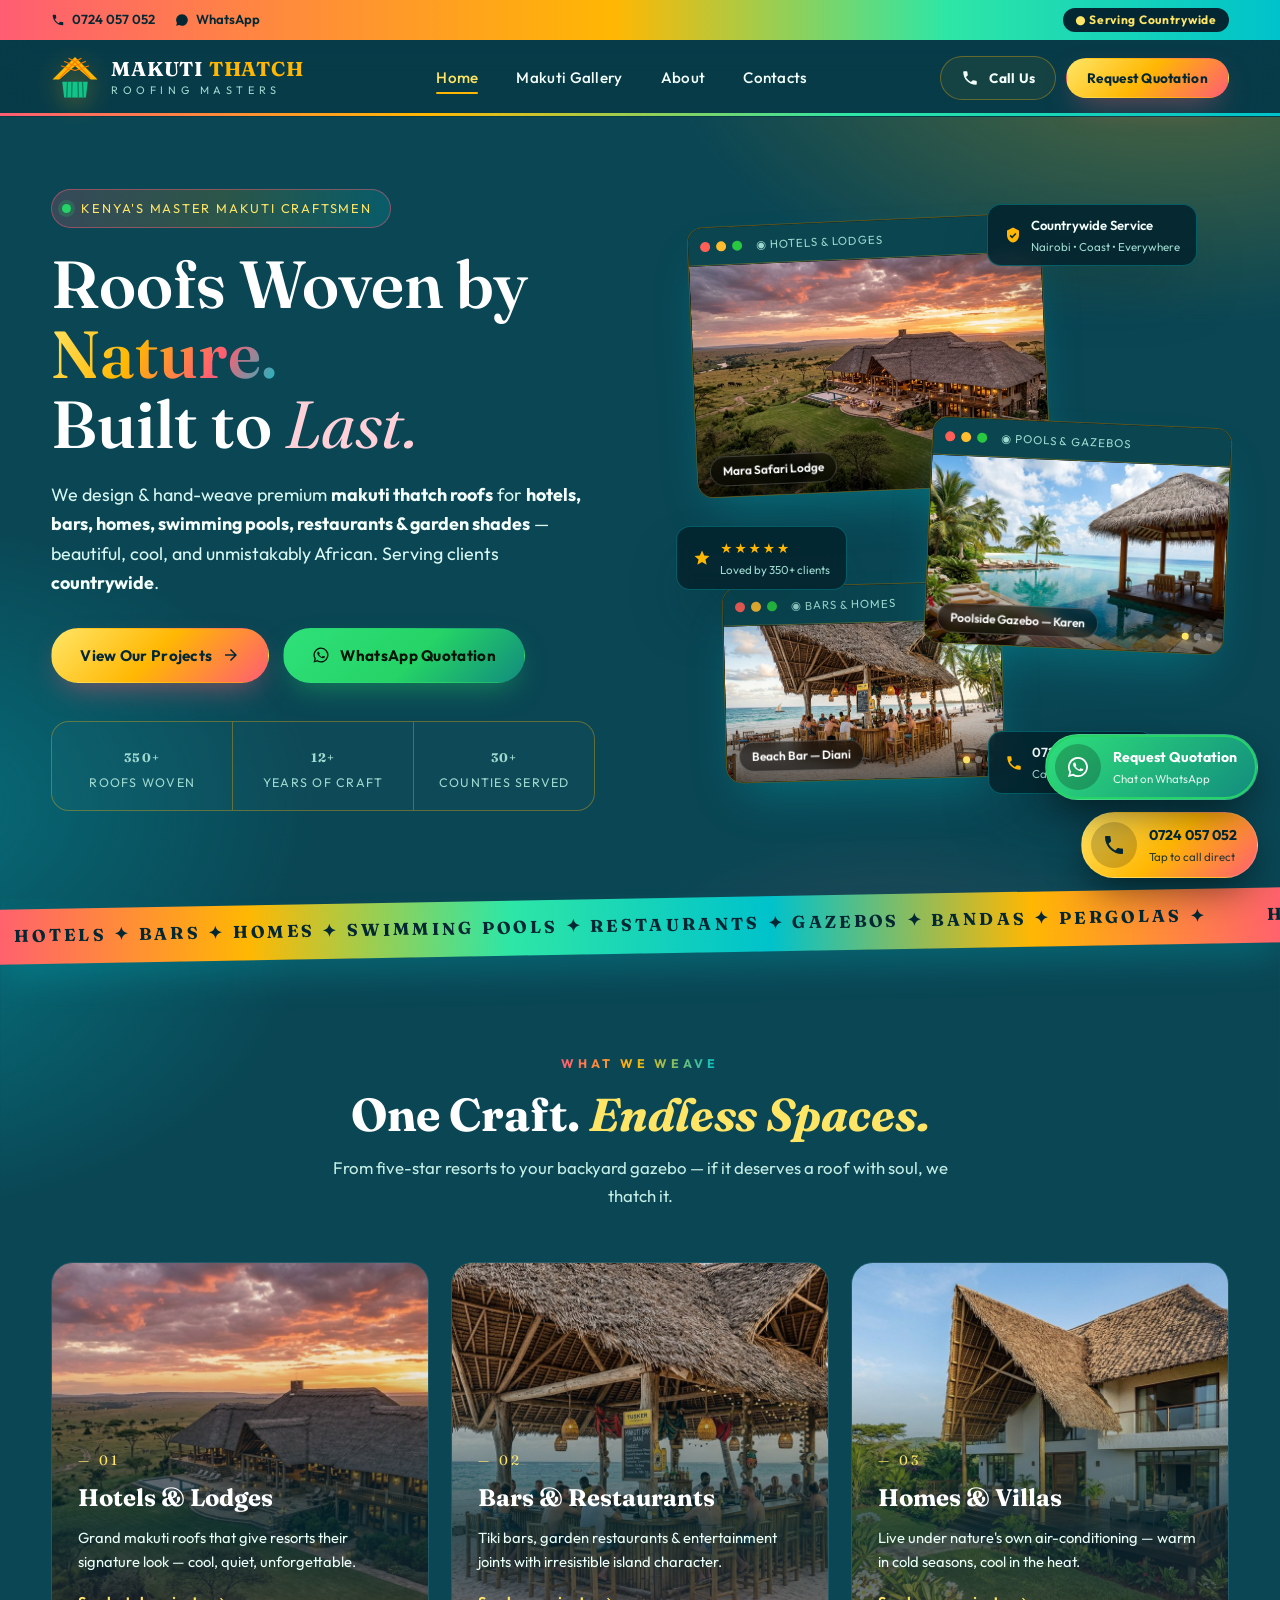
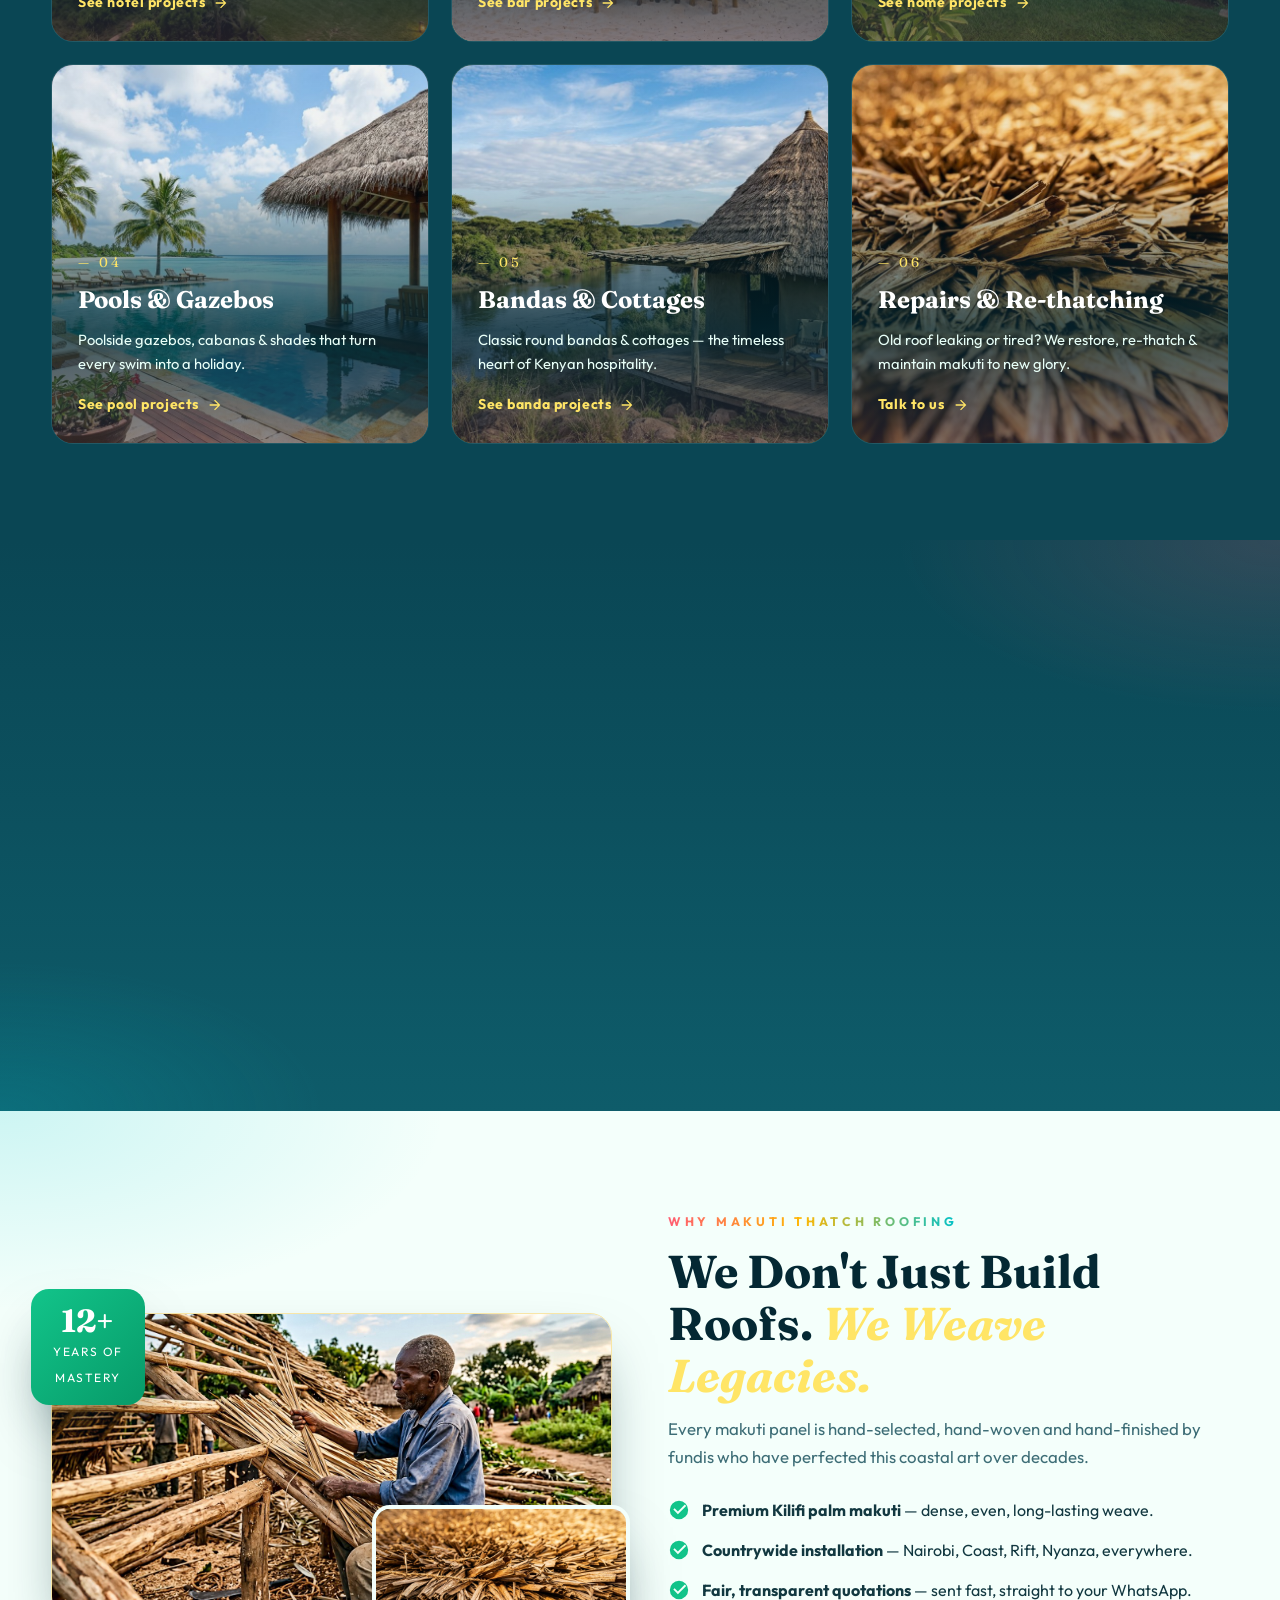
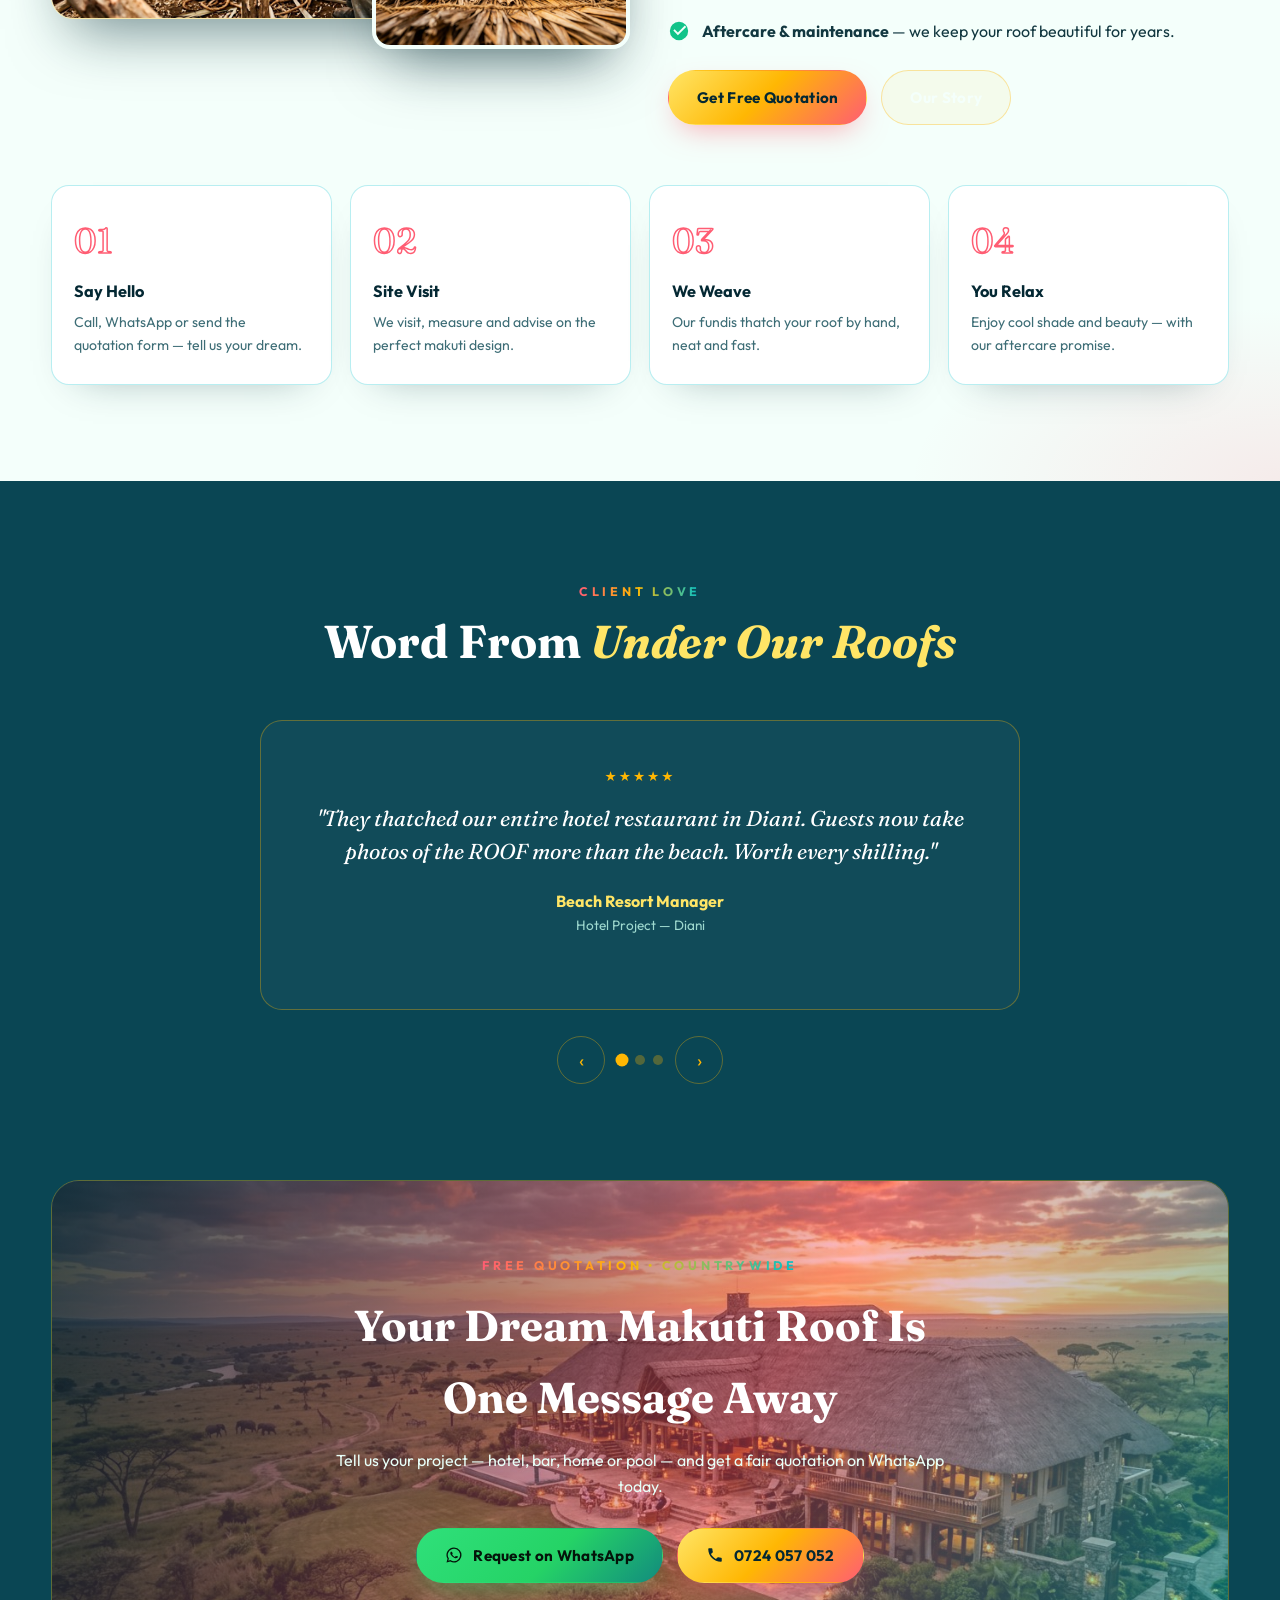
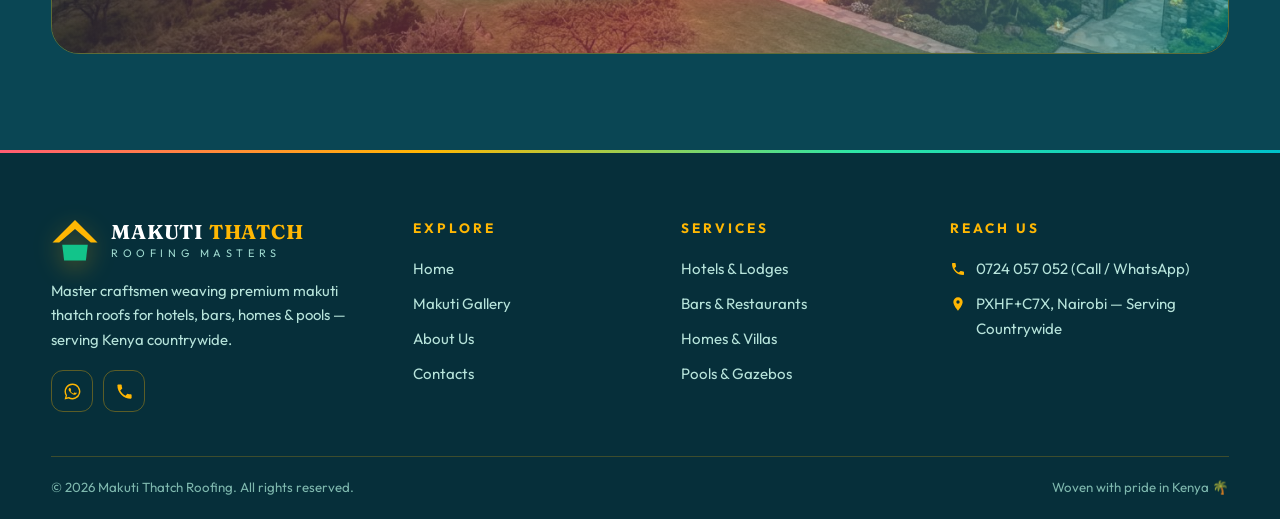
<file: index.html>
<!DOCTYPE html>
<html lang="en">
<head>
  <meta charset="UTF-8">
  <meta name="viewport" content="width=device-width, initial-scale=1.0">
  <title>Makuti Thatch Roofing — Hotels, Bars, Homes, Pools | Kenya</title>
  <meta name="description" content="Makuti Thatch Roofing — master craftsmen weaving premium makuti thatch roofs for hotels, bars, homes, swimming pools & more. Serving countrywide in Kenya. Call or WhatsApp 0724 057 052.">
  <link rel="preconnect" href="https://fonts.googleapis.com">
  <link rel="preconnect" href="https://fonts.gstatic.com" crossorigin>
  <link href="https://fonts.googleapis.com/css2?family=Fraunces:ital,opsz,wght@0,9..144,400;0,9..144,600;0,9..144,700;1,9..144,400;1,9..144,600&family=Outfit:wght@300;400;500;600;700&display=swap" rel="stylesheet">
  <link rel="stylesheet" href="css/style.css">
  <link rel="icon" href="data:image/svg+xml,%3Csvg xmlns='http://www.w3.org/2000/svg' viewBox='0 0 64 64'%3E%3Cpath d='M32 6 4 34h8l20-17 20 17h8z' fill='%23ffb703'/%3E%3Cpath d='M14 36h36l-3 22H17z' fill='%2312c48a'/%3E%3C/svg%3E">
</head>
<body>

<!-- Topbar -->
<div class="topbar">
  <div class="wrap">
    <div class="tb-group">
      <a class="tb-item" href="tel:+254724057052">
        <svg viewBox="0 0 24 24"><path d="M6.6 10.8c1.4 2.8 3.8 5.2 6.6 6.6l2.2-2.2c.3-.3.7-.4 1-.2 1.1.4 2.3.6 3.6.6.6 0 1 .4 1 1V20c0 .6-.4 1-1 1C10.6 21 3 13.4 3 4c0-.6.4-1 1-1h3.5c.6 0 1 .4 1 1 0 1.2.2 2.4.6 3.6.1.3 0 .7-.2 1l-2.3 2.2z"/></svg>
        0724 057 052
      </a>
      <a class="tb-item" href="https://wa.me/254724057052?text=Hello%20Makuti%20Thatch%20Roofing!%20I%27d%20like%20a%20quotation." target="_blank" rel="noopener">
        <svg viewBox="0 0 24 24"><path d="M12 2a10 10 0 0 0-8.6 15.1L2 22l5-1.3A10 10 0 1 0 12 2z"/></svg>
        WhatsApp
      </a>
    </div>
    <div class="tb-group">
      <span class="tb-badge">● Serving Countrywide</span>
    </div>
  </div>
</div>

<!-- Navbar -->
<header class="navbar">
  <div class="wrap nav-inner">
    <a href="index.html" class="logo">
      <svg class="logo-mark" viewBox="0 0 64 64" fill="none">
        <path d="M32 4 2 34h9l21-18 21 18h9L32 4z" fill="#ffb703"/>
        <path d="M32 10 12 32m20-22 8-4m-8 10 14-6m-14 12 18-6M32 10l20 22m-20-22-8-4m8 10-14-6m14 12-18-6" stroke="#f77f00" stroke-width="1.6" stroke-linecap="round"/>
        <path d="M15 37h34l-2.5 21h-29L15 37z" fill="#12c48a"/>
        <path d="M22 37l-1 21M28 37l-.5 21M36 37l.5 21M42 37l1 21" stroke="#087a52" stroke-width="1.6"/>
      </svg>
      <span class="logo-text"><strong>MAKUTI <em>THATCH</em></strong><small>Roofing Masters</small></span>
    </a>
    <nav class="nav-links">
      <a href="index.html" class="active">Home</a>
      <a href="gallery.html">Makuti Gallery</a>
      <a href="about.html">About</a>
      <a href="contact.html">Contacts</a>
    </nav>
    <div class="nav-cta">
      <a href="tel:+254724057052" class="btn btn-ghost btn-sm">
        <svg viewBox="0 0 24 24"><path d="M6.6 10.8c1.4 2.8 3.8 5.2 6.6 6.6l2.2-2.2c.3-.3.7-.4 1-.2 1.1.4 2.3.6 3.6.6.6 0 1 .4 1 1V20c0 .6-.4 1-1 1C10.6 21 3 13.4 3 4c0-.6.4-1 1-1h3.5c.6 0 1 .4 1 1 0 1.2.2 2.4.6 3.6.1.3 0 .7-.2 1l-2.3 2.2z"/></svg>
        Call Us
      </a>
      <button class="btn btn-gold btn-sm" data-quote="">Request Quotation</button>
    </div>
    <button class="hamburger" id="hamburger" aria-label="Open menu"><span></span><span></span><span></span></button>
  </div>
  <nav class="mobile-menu" id="mobileMenu">
    <a href="index.html" class="active">Home</a>
    <a href="gallery.html">Makuti Gallery</a>
    <a href="about.html">About</a>
    <a href="contact.html">Contacts</a>
    <button class="btn btn-gold" data-quote="">Request Quotation</button>
  </nav>
</header>

<!-- ================= HERO ================= -->
<section class="hero">
  <div class="wrap">
    <div class="hero-copy">
      <span class="eyebrow"><span class="dot"></span> Kenya's Master Makuti Craftsmen</span>
      <h1>Roofs Woven by <span class="gold">Nature.</span><br>Built to <span class="italic">Last.</span></h1>
      <p class="hero-sub">We design &amp; hand-weave premium <strong>makuti thatch roofs</strong> for <strong>hotels, bars, homes, swimming pools, restaurants &amp; garden shades</strong> — beautiful, cool, and unmistakably African. Serving clients <strong>countrywide</strong>.</p>
      <div class="hero-btns">
        <a href="gallery.html" class="btn btn-gold">View Our Projects
          <svg viewBox="0 0 24 24"><path d="M12 4l-1.4 1.4L16.2 11H4v2h12.2l-5.6 5.6L12 20l8-8z"/></svg>
        </a>
        <button class="btn btn-wa" data-quote="">
          <svg viewBox="0 0 24 24"><path d="M12 2a10 10 0 0 0-8.6 15.1L2 22l5-1.3A10 10 0 1 0 12 2zm0 18.2c-1.5 0-3-.4-4.3-1.2l-.3-.2-3 .8.8-2.9-.2-.3A8.2 8.2 0 1 1 12 20.2zm4.6-6.1c-.3-.1-1.5-.7-1.7-.8-.2-.1-.4-.1-.6.1-.2.3-.6.8-.8 1-.1.2-.3.2-.5.1a6.7 6.7 0 0 1-3.3-2.9c-.3-.4 0-.5.1-.7l.4-.5c.1-.2.1-.3 0-.5l-.8-1.9c-.2-.5-.4-.4-.6-.4h-.5c-.2 0-.5.2-.7.5-.9 1-.5 2.4.1 3.4a11.6 11.6 0 0 0 4.5 4c1.7.7 2.4.8 3.2.6.5-.1 1.5-.6 1.7-1.2.2-.6.2-1.1.2-1.2-.1-.1-.3-.2-.7-.3z"/></svg>
          WhatsApp Quotation
        </button>
      </div>
      <div class="hero-stats">
        <div class="hstat"><b><span data-count="350" data-suffix="+">0</span></b><span>Roofs Woven</span></div>
        <div class="hstat"><b><span data-count="12" data-suffix="+">0</span></b><span>Years of Craft</span></div>
        <div class="hstat"><b><span data-count="30" data-suffix="+">0</span></b><span>Counties Served</span></div>
      </div>
    </div>

    <!-- RHS: minimized windows with slideshows -->
    <div class="hero-visual">
      <div class="float-chip chip-1">
        <svg viewBox="0 0 24 24"><path d="M12 2 4 6v6c0 5 3.4 9.4 8 10 4.6-.6 8-5 8-10V6l-8-4zm-1.2 14.5-3.3-3.3 1.4-1.4 1.9 1.9 4.3-4.3 1.4 1.4-5.7 5.7z"/></svg>
        <div>Countrywide Service<small>Nairobi • Coast • Everywhere</small></div>
      </div>
      <div class="float-chip chip-2">
        <svg viewBox="0 0 24 24"><path d="M12 17.3l-6.2 3.7 1.6-7L2 9.2l7.1-.6L12 2l2.9 6.6 7.1.6-5.4 4.8 1.6 7z"/></svg>
        <div><span class="stars">★★★★★</span><small>Loved by 350+ clients</small></div>
      </div>
      <div class="float-chip chip-3">
        <svg viewBox="0 0 24 24"><path d="M6.6 10.8c1.4 2.8 3.8 5.2 6.6 6.6l2.2-2.2c.3-.3.7-.4 1-.2 1.1.4 2.3.6 3.6.6.6 0 1 .4 1 1V20c0 .6-.4 1-1 1C10.6 21 3 13.4 3 4c0-.6.4-1 1-1h3.5c.6 0 1 .4 1 1 0 1.2.2 2.4.6 3.6.1.3 0 .7-.2 1l-2.3 2.2z"/></svg>
        <div>0724 057 052<small>Call or WhatsApp us</small></div>
      </div>

      <!-- Window 1 -->
      <div class="mini-win win-1">
        <div class="win-bar"><i></i><i></i><i></i><span class="win-title">◉ Hotels &amp; Lodges</span></div>
        <div class="win-screen">
          <img src="assets/img/hero-lodge.jpg" alt="Safari lodge with makuti thatch roof" class="active" data-cap="Mara Safari Lodge">
          <img src="assets/img/banda.jpg" alt="Makuti banda hut by the river" data-cap="Riverside Banda">
          <img src="assets/img/craftsman.jpg" alt="Craftsman weaving makuti thatch" data-cap="Hand-Woven On Site">
          <span class="win-cap">Mara Safari Lodge</span>
          <span class="win-dots"></span>
        </div>
      </div>
      <!-- Window 2 -->
      <div class="mini-win win-2">
        <div class="win-bar"><i></i><i></i><i></i><span class="win-title">◉ Pools &amp; Gazebos</span></div>
        <div class="win-screen">
          <img src="assets/img/pool-gazebo.jpg" alt="Thatched gazebo by swimming pool" class="active" data-cap="Poolside Gazebo — Karen">
          <img src="assets/img/cabana.jpg" alt="Row of poolside makuti cabanas" data-cap="Hotel Pool Cabanas">
          <img src="assets/img/pergola.jpg" alt="Makuti garden pergola" data-cap="Garden Pergola">
          <span class="win-cap">Poolside Gazebo — Karen</span>
          <span class="win-dots"></span>
        </div>
      </div>
      <!-- Window 3 -->
      <div class="mini-win win-3">
        <div class="win-bar"><i></i><i></i><i></i><span class="win-title">◉ Bars &amp; Homes</span></div>
        <div class="win-screen">
          <img src="assets/img/beach-bar.jpg" alt="Beach bar with makuti roof" class="active" data-cap="Beach Bar — Diani">
          <img src="assets/img/home-villa.jpg" alt="Villa with makuti thatch roof" data-cap="Family Villa — Kiambu">
          <img src="assets/img/restaurant.jpg" alt="Restaurant with makuti roofing" data-cap="Garden Restaurant">
          <span class="win-cap">Beach Bar — Diani</span>
          <span class="win-dots"></span>
        </div>
      </div>
    </div>
  </div>
</section>

<!-- Marquee -->
<div class="marquee">
  <div class="marquee-track">
    <span>HOTELS ✦ BARS ✦ HOMES ✦ SWIMMING POOLS ✦ RESTAURANTS ✦ GAZEBOS ✦ BANDAS ✦ PERGOLAS ✦&nbsp;</span>
    <span>HOTELS ✦ BARS ✦ HOTELS ✦ BARS ✦ HOMES ✦ SWIMMING POOLS ✦ RESTAURANTS ✦ GAZEBOS ✦ BANDAS ✦ PERGOLAS ✦&nbsp;</span>
  </div>
</div>

<!-- ================= SERVICES ================= -->
<section class="section" id="services">
  <div class="wrap">
    <div class="sec-head center reveal">
      <span class="sec-tag">What We Weave</span>
      <h2 class="sec-title">One Craft. <em>Endless Spaces.</em></h2>
      <p class="sec-sub">From five-star resorts to your backyard gazebo — if it deserves a roof with soul, we thatch it.</p>
    </div>
    <div class="svc-grid">
      <article class="svc-card reveal">
        <img src="assets/img/hero-lodge.jpg" alt="Makuti thatch roofing for hotels and lodges">
        <div class="svc-body">
          <span class="svc-num">— 01</span>
          <h3>Hotels &amp; Lodges</h3>
          <p>Grand makuti roofs that give resorts their signature look — cool, quiet, unforgettable.</p>
          <a class="svc-link" href="gallery.html">See hotel projects <svg viewBox="0 0 24 24"><path d="M12 4l-1.4 1.4L16.2 11H4v2h12.2l-5.6 5.6L12 20l8-8z"/></svg></a>
        </div>
      </article>
      <article class="svc-card reveal reveal-d1">
        <img src="assets/img/beach-bar.jpg" alt="Makuti thatch roofing for bars">
        <div class="svc-body">
          <span class="svc-num">— 02</span>
          <h3>Bars &amp; Restaurants</h3>
          <p>Tiki bars, garden restaurants &amp; entertainment joints with irresistible island character.</p>
          <a class="svc-link" href="gallery.html">See bar projects <svg viewBox="0 0 24 24"><path d="M12 4l-1.4 1.4L16.2 11H4v2h12.2l-5.6 5.6L12 20l8-8z"/></svg></a>
        </div>
      </article>
      <article class="svc-card reveal reveal-d2">
        <img src="assets/img/home-villa.jpg" alt="Makuti thatch roofing for homes">
        <div class="svc-body">
          <span class="svc-num">— 03</span>
          <h3>Homes &amp; Villas</h3>
          <p>Live under nature's own air-conditioning — warm in cold seasons, cool in the heat.</p>
          <a class="svc-link" href="gallery.html">See home projects <svg viewBox="0 0 24 24"><path d="M12 4l-1.4 1.4L16.2 11H4v2h12.2l-5.6 5.6L12 20l8-8z"/></svg></a>
        </div>
      </article>
      <article class="svc-card reveal">
        <img src="assets/img/pool-gazebo.jpg" alt="Makuti thatch roofing for swimming pools">
        <div class="svc-body">
          <span class="svc-num">— 04</span>
          <h3>Pools &amp; Gazebos</h3>
          <p>Poolside gazebos, cabanas &amp; shades that turn every swim into a holiday.</p>
          <a class="svc-link" href="gallery.html">See pool projects <svg viewBox="0 0 24 24"><path d="M12 4l-1.4 1.4L16.2 11H4v2h12.2l-5.6 5.6L12 20l8-8z"/></svg></a>
        </div>
      </article>
      <article class="svc-card reveal reveal-d1">
        <img src="assets/img/banda.jpg" alt="Makuti bandas and cottages">
        <div class="svc-body">
          <span class="svc-num">— 05</span>
          <h3>Bandas &amp; Cottages</h3>
          <p>Classic round bandas &amp; cottages — the timeless heart of Kenyan hospitality.</p>
          <a class="svc-link" href="gallery.html">See banda projects <svg viewBox="0 0 24 24"><path d="M12 4l-1.4 1.4L16.2 11H4v2h12.2l-5.6 5.6L12 20l8-8z"/></svg></a>
        </div>
      </article>
      <article class="svc-card reveal reveal-d2">
        <img src="assets/img/texture.jpg" alt="Makuti thatch repairs and re-thatching">
        <div class="svc-body">
          <span class="svc-num">— 06</span>
          <h3>Repairs &amp; Re-thatching</h3>
          <p>Old roof leaking or tired? We restore, re-thatch &amp; maintain makuti to new glory.</p>
          <a class="svc-link" href="contact.html">Talk to us <svg viewBox="0 0 24 24"><path d="M12 4l-1.4 1.4L16.2 11H4v2h12.2l-5.6 5.6L12 20l8-8z"/></svg></a>
        </div>
      </article>
    </div>
  </div>
</section>

<!-- ================= FEATURED ================= -->
<section class="section feat-band" style="padding-top:0">
  <div class="wrap">
    <div class="sec-head reveal">
      <span class="sec-tag">Fresh From Our Sites</span>
      <h2 class="sec-title">Featured <em>Masterpieces</em></h2>
    </div>
    <div class="feat-row">
      <article class="feat-card reveal">
        <div class="ph"><img src="assets/img/cabana.jpg" alt="Hotel pool cabanas"></div>
        <div class="ft"><span class="tag">Hotel</span><h4>Poolside Cabanas</h4><p>Watamu Bay Resort</p></div>
      </article>
      <article class="feat-card reveal reveal-d1">
        <div class="ph"><img src="assets/img/restaurant.jpg" alt="Garden restaurant makuti roof"></div>
        <div class="ft"><span class="tag">Restaurant</span><h4>Garden Restaurant</h4><p>Westlands, Nairobi</p></div>
      </article>
      <article class="feat-card reveal reveal-d2">
        <div class="ph"><img src="assets/img/pergola.jpg" alt="Garden pergola makuti shade"></div>
        <div class="ft"><span class="tag">Home</span><h4>Garden Pergola</h4><p>Runda, Nairobi</p></div>
      </article>
      <article class="feat-card reveal reveal-d3">
        <div class="ph"><img src="assets/img/craftsman.jpg" alt="Makuti craftsman at work"></div>
        <div class="ft"><span class="tag">Craft</span><h4>Woven By Hand</h4><p>Our fundis on site</p></div>
      </article>
    </div>
  </div>
</section>

<!-- ================= WHY US ================= -->
<section class="section light">
  <div class="wrap">
    <div class="why-grid">
      <div class="why-img reveal">
        <span class="exp-badge"><b>12+</b><span>Years of<br>Mastery</span></span>
        <img class="main" src="assets/img/craftsman.jpg" alt="Makuti roofing craftsman weaving thatch">
        <img class="inset" src="assets/img/texture.jpg" alt="Close-up of woven makuti thatch">
      </div>
      <div class="reveal reveal-d1">
        <span class="sec-tag">Why Makuti Thatch Roofing</span>
        <h2 class="sec-title">We Don't Just Build Roofs. <em>We Weave Legacies.</em></h2>
        <p class="sec-sub">Every makuti panel is hand-selected, hand-woven and hand-finished by fundis who have perfected this coastal art over decades.</p>
        <ul class="check-list">
          <li><svg viewBox="0 0 24 24"><path d="M12 2a10 10 0 1 0 0 20 10 10 0 0 0 0-20zm-1.2 14.5-5-5 1.4-1.4 3.6 3.6 7.6-7.6 1.4 1.4-9 9z"/></svg><span><strong>Premium Kilifi palm makuti</strong> — dense, even, long-lasting weave.</span></li>
          <li><svg viewBox="0 0 24 24"><path d="M12 2a10 10 0 1 0 0 20 10 10 0 0 0 0-20zm-1.2 14.5-5-5 1.4-1.4 3.6 3.6 7.6-7.6 1.4 1.4-9 9z"/></svg><span><strong>Countrywide installation</strong> — Nairobi, Coast, Rift, Nyanza, everywhere.</span></li>
          <li><svg viewBox="0 0 24 24"><path d="M12 2a10 10 0 1 0 0 20 10 10 0 0 0 0-20zm-1.2 14.5-5-5 1.4-1.4 3.6 3.6 7.6-7.6 1.4 1.4-9 9z"/></svg><span><strong>Fair, transparent quotations</strong> — sent fast, straight to your WhatsApp.</span></li>
          <li><svg viewBox="0 0 24 24"><path d="M12 2a10 10 0 1 0 0 20 10 10 0 0 0 0-20zm-1.2 14.5-5-5 1.4-1.4 3.6 3.6 7.6-7.6 1.4 1.4-9 9z"/></svg><span><strong>Aftercare &amp; maintenance</strong> — we keep your roof beautiful for years.</span></li>
        </ul>
        <div class="hero-btns" style="margin-bottom:0">
          <button class="btn btn-gold" data-quote="">Get Free Quotation</button>
          <a href="about.html" class="btn btn-ghost btn-on-light">Our Story</a>
        </div>
      </div>
    </div>
    <div class="steps">
      <div class="step reveal"><span class="n">01</span><h4>Say Hello</h4><p>Call, WhatsApp or send the quotation form — tell us your dream.</p></div>
      <div class="step reveal reveal-d1"><span class="n">02</span><h4>Site Visit</h4><p>We visit, measure and advise on the perfect makuti design.</p></div>
      <div class="step reveal reveal-d2"><span class="n">03</span><h4>We Weave</h4><p>Our fundis thatch your roof by hand, neat and fast.</p></div>
      <div class="step reveal reveal-d3"><span class="n">04</span><h4>You Relax</h4><p>Enjoy cool shade and beauty — with our aftercare promise.</p></div>
    </div>
  </div>
</section>

<!-- ================= TESTIMONIALS ================= -->
<section class="section">
  <div class="wrap">
    <div class="sec-head center reveal">
      <span class="sec-tag">Client Love</span>
      <h2 class="sec-title">Word From <em>Under Our Roofs</em></h2>
    </div>
    <div class="testi-shell reveal">
      <div class="testi-track">
        <div class="testi active">
          <div class="stars">★★★★★</div>
          <p class="q">"They thatched our entire hotel restaurant in Diani. Guests now take photos of the ROOF more than the beach. Worth every shilling."</p>
          <div class="who">Beach Resort Manager</div><div class="role">Hotel Project — Diani</div>
        </div>
        <div class="testi">
          <div class="stars">★★★★★</div>
          <p class="q">"From quotation to finishing, everything was on WhatsApp and on time. Our poolside gazebo is the coolest spot in the house — literally."</p>
          <div class="who">Private Homeowner</div><div class="role">Poolside Gazebo — Karen, Nairobi</div>
        </div>
        <div class="testi">
          <div class="stars">★★★★★</div>
          <p class="q">"Our garden bar in Westlands doubled its evening crowd after the makuti makeover. These fundis are true artists."</p>
          <div class="who">Bar Owner</div><div class="role">Garden Bar — Westlands</div>
        </div>
      </div>
      <div class="testi-nav">
        <button class="tbtn" id="tPrev" aria-label="Previous">‹</button>
        <div class="tdots" id="tDots"></div>
        <button class="tbtn" id="tNext" aria-label="Next">›</button>
      </div>
    </div>
  </div>
</section>

<!-- ================= CTA ================= -->
<section class="section" style="padding-top:0">
  <div class="wrap">
    <div class="cta-band reveal">
      <img class="bg" src="assets/img/hero-lodge.jpg" alt="Makuti thatched lodge at sunset">
      <div class="cta-inner">
        <span class="sec-tag">Free Quotation • Countrywide</span>
        <h2>Your Dream Makuti Roof Is One Message Away</h2>
        <p>Tell us your project — hotel, bar, home or pool — and get a fair quotation on WhatsApp today.</p>
        <div class="cta-btns">
          <button class="btn btn-wa" data-quote="">
            <svg viewBox="0 0 24 24"><path d="M12 2a10 10 0 0 0-8.6 15.1L2 22l5-1.3A10 10 0 1 0 12 2zm0 18.2c-1.5 0-3-.4-4.3-1.2l-.3-.2-3 .8.8-2.9-.2-.3A8.2 8.2 0 1 1 12 20.2zm4.6-6.1c-.3-.1-1.5-.7-1.7-.8-.2-.1-.4-.1-.6.1-.2.3-.6.8-.8 1-.1.2-.3.2-.5.1a6.7 6.7 0 0 1-3.3-2.9c-.3-.4 0-.5.1-.7l.4-.5c.1-.2.1-.3 0-.5l-.8-1.9c-.2-.5-.4-.4-.6-.4h-.5c-.2 0-.5.2-.7.5-.9 1-.5 2.4.1 3.4a11.6 11.6 0 0 0 4.5 4c1.7.7 2.4.8 3.2.6.5-.1 1.5-.6 1.7-1.2.2-.6.2-1.1.2-1.2-.1-.1-.3-.2-.7-.3z"/></svg>
            Request on WhatsApp
          </button>
          <a href="tel:+254724057052" class="btn btn-gold">
            <svg viewBox="0 0 24 24"><path d="M6.6 10.8c1.4 2.8 3.8 5.2 6.6 6.6l2.2-2.2c.3-.3.7-.4 1-.2 1.1.4 2.3.6 3.6.6.6 0 1 .4 1 1V20c0 .6-.4 1-1 1C10.6 21 3 13.4 3 4c0-.6.4-1 1-1h3.5c.6 0 1 .4 1 1 0 1.2.2 2.4.6 3.6.1.3 0 .7-.2 1l-2.3 2.2z"/></svg>
            0724 057 052
          </a>
        </div>
      </div>
    </div>
  </div>
</section>

<!-- ================= FOOTER ================= -->
<footer>
  <div class="wrap">
    <div class="foot-grid">
      <div class="foot-about">
        <a href="index.html" class="logo">
          <svg class="logo-mark" viewBox="0 0 64 64" fill="none">
            <path d="M32 4 2 34h9l21-18 21 18h9L32 4z" fill="#ffb703"/>
            <path d="M15 37h34l-2.5 21h-29L15 37z" fill="#12c48a"/>
          </svg>
          <span class="logo-text"><strong>MAKUTI <em>THATCH</em></strong><small>Roofing Masters</small></span>
        </a>
        <p>Master craftsmen weaving premium makuti thatch roofs for hotels, bars, homes &amp; pools — serving Kenya countrywide.</p>
        <div class="socials">
          <a href="https://wa.me/254724057052?text=Hello%20Makuti%20Thatch%20Roofing!%20I%27d%20like%20a%20quotation." target="_blank" rel="noopener" aria-label="WhatsApp"><svg viewBox="0 0 24 24"><path d="M12 2a10 10 0 0 0-8.6 15.1L2 22l5-1.3A10 10 0 1 0 12 2zm0 18.2c-1.5 0-3-.4-4.3-1.2l-.3-.2-3 .8.8-2.9-.2-.3A8.2 8.2 0 1 1 12 20.2zm4.6-6.1c-.3-.1-1.5-.7-1.7-.8-.2-.1-.4-.1-.6.1-.2.3-.6.8-.8 1-.1.2-.3.2-.5.1a6.7 6.7 0 0 1-3.3-2.9c-.3-.4 0-.5.1-.7l.4-.5c.1-.2.1-.3 0-.5l-.8-1.9c-.2-.5-.4-.4-.6-.4h-.5c-.2 0-.5.2-.7.5-.9 1-.5 2.4.1 3.4a11.6 11.6 0 0 0 4.5 4c1.7.7 2.4.8 3.2.6.5-.1 1.5-.6 1.7-1.2.2-.6.2-1.1.2-1.2-.1-.1-.3-.2-.7-.3z"/></svg></a>
          <a href="tel:+254724057052" aria-label="Call"><svg viewBox="0 0 24 24"><path d="M6.6 10.8c1.4 2.8 3.8 5.2 6.6 6.6l2.2-2.2c.3-.3.7-.4 1-.2 1.1.4 2.3.6 3.6.6.6 0 1 .4 1 1V20c0 .6-.4 1-1 1C10.6 21 3 13.4 3 4c0-.6.4-1 1-1h3.5c.6 0 1 .4 1 1 0 1.2.2 2.4.6 3.6.1.3 0 .7-.2 1l-2.3 2.2z"/></svg></a>
        </div>
      </div>
      <div>
        <h4>Explore</h4>
        <ul>
          <li><a href="index.html">Home</a></li>
          <li><a href="gallery.html">Makuti Gallery</a></li>
          <li><a href="about.html">About Us</a></li>
          <li><a href="contact.html">Contacts</a></li>
        </ul>
      </div>
      <div>
        <h4>Services</h4>
        <ul>
          <li><a href="gallery.html">Hotels &amp; Lodges</a></li>
          <li><a href="gallery.html">Bars &amp; Restaurants</a></li>
          <li><a href="gallery.html">Homes &amp; Villas</a></li>
          <li><a href="gallery.html">Pools &amp; Gazebos</a></li>
        </ul>
      </div>
      <div>
        <h4>Reach Us</h4>
        <ul class="foot-contact">
          <li><svg viewBox="0 0 24 24"><path d="M6.6 10.8c1.4 2.8 3.8 5.2 6.6 6.6l2.2-2.2c.3-.3.7-.4 1-.2 1.1.4 2.3.6 3.6.6.6 0 1 .4 1 1V20c0 .6-.4 1-1 1C10.6 21 3 13.4 3 4c0-.6.4-1 1-1h3.5c.6 0 1 .4 1 1 0 1.2.2 2.4.6 3.6.1.3 0 .7-.2 1l-2.3 2.2z"/></svg><a href="tel:+254724057052">0724 057 052 (Call / WhatsApp)</a></li>
          <li><svg viewBox="0 0 24 24"><path d="M12 2a7 7 0 0 0-7 7c0 5.2 7 13 7 13s7-7.8 7-13a7 7 0 0 0-7-7zm0 9.5A2.5 2.5 0 1 1 12 6.5a2.5 2.5 0 0 1 0 5z"/></svg><a href="https://www.google.com/maps/search/PXHF%2BC7X%20Nairobi%2C%20Kenya/@-1.2714,36.9732,17z?hl=en" target="_blank" rel="noopener">PXHF+C7X, Nairobi — Serving Countrywide</a></li>
        </ul>
      </div>
    </div>
    <div class="foot-bottom">
      <span>© <span class="year">2026</span> Makuti Thatch Roofing. All rights reserved.</span>
      <span>Woven with pride in Kenya 🌴</span>
    </div>
  </div>
</footer>

<!-- Floating buttons -->
<div class="float-stack">
  <a class="float-btn fb-wa pulse-ring" href="https://wa.me/254724057052?text=Hello%20Makuti%20Thatch%20Roofing!%20I%27d%20like%20a%20quotation." target="_blank" rel="noopener" aria-label="Chat on WhatsApp">
    <span class="fb-ico"><svg viewBox="0 0 24 24"><path d="M12 2a10 10 0 0 0-8.6 15.1L2 22l5-1.3A10 10 0 1 0 12 2zm0 18.2c-1.5 0-3-.4-4.3-1.2l-.3-.2-3 .8.8-2.9-.2-.3A8.2 8.2 0 1 1 12 20.2zm4.6-6.1c-.3-.1-1.5-.7-1.7-.8-.2-.1-.4-.1-.6.1-.2.3-.6.8-.8 1-.1.2-.3.2-.5.1a6.7 6.7 0 0 1-3.3-2.9c-.3-.4 0-.5.1-.7l.4-.5c.1-.2.1-.3 0-.5l-.8-1.9c-.2-.5-.4-.4-.6-.4h-.5c-.2 0-.5.2-.7.5-.9 1-.5 2.4.1 3.4a11.6 11.6 0 0 0 4.5 4c1.7.7 2.4.8 3.2.6.5-.1 1.5-.6 1.7-1.2.2-.6.2-1.1.2-1.2-.1-.1-.3-.2-.7-.3z"/></svg></span>
    <span class="txt">Request Quotation<small>Chat on WhatsApp</small></span>
  </a>
  <a class="float-btn fb-call" href="tel:+254724057052" aria-label="Call now">
    <span class="fb-ico"><svg viewBox="0 0 24 24"><path d="M6.6 10.8c1.4 2.8 3.8 5.2 6.6 6.6l2.2-2.2c.3-.3.7-.4 1-.2 1.1.4 2.3.6 3.6.6.6 0 1 .4 1 1V20c0 .6-.4 1-1 1C10.6 21 3 13.4 3 4c0-.6.4-1 1-1h3.5c.6 0 1 .4 1 1 0 1.2.2 2.4.6 3.6.1.3 0 .7-.2 1l-2.3 2.2z"/></svg></span>
    <span class="txt">0724 057 052<small>Tap to call direct</small></span>
  </a>
</div>

<!-- Quote modal -->
<div class="modal" id="quoteModal" role="dialog" aria-modal="true" aria-labelledby="qmTitle">
  <div class="modal-box">
    <button class="modal-close" id="modalClose" aria-label="Close">✕</button>
    <h2 id="qmTitle">Request a Quotation</h2>
    <p>Fill in your details — we'll open WhatsApp with your request ready to send.</p>
    <form id="quoteForm">
      <div class="form-grid">
        <div class="field"><label for="qName">Your Name *</label><input id="qName" type="text" placeholder="e.g. Brian Mwangi" required></div>
        <div class="field"><label for="qPhone">Phone Number *</label><input id="qPhone" type="tel" placeholder="e.g. 07XX XXX XXX" required></div>
        <div class="field"><label for="qProject">Project Type *</label>
          <select id="qProject" required>
            <option value="" disabled selected>Select project…</option>
            <option>Hotel / Lodge</option>
            <option>Bar / Restaurant</option>
            <option>Home / Villa</option>
            <option>Swimming Pool / Gazebo</option>
            <option>Banda / Cottage</option>
            <option>Pergola / Garden Shade</option>
            <option>Repair / Re-thatching</option>
            <option>Other</option>
          </select>
        </div>
        <div class="field"><label for="qLocation">Project Location *</label><input id="qLocation" type="text" placeholder="e.g. Diani, Kwale" required></div>
        <div class="field full"><label for="qSize">Approx. Size (optional)</label><input id="qSize" type="text" placeholder="e.g. 5m × 4m gazebo"></div>
        <div class="field full"><label for="qMsg">Project Details</label><textarea id="qMsg" rows="3" placeholder="Tell us what you'd like: design, timeline, photos…"></textarea></div>
      </div>
      <div class="modal-note">
        <svg viewBox="0 0 24 24"><path d="M12 2a10 10 0 0 0-8.6 15.1L2 22l5-1.3A10 10 0 1 0 12 2zm0 18.2c-1.5 0-3-.4-4.3-1.2l-.3-.2-3 .8.8-2.9-.2-.3A8.2 8.2 0 1 1 12 20.2z"/></svg>
        <span>Pressing <strong>Send via WhatsApp</strong> opens a chat with <strong>0724 057 052</strong> — your details filled in automatically. Just hit send!</span>
      </div>
      <button type="submit" class="btn btn-wa" style="width:100%">
        <svg viewBox="0 0 24 24"><path d="M12 2a10 10 0 0 0-8.6 15.1L2 22l5-1.3A10 10 0 1 0 12 2z"/></svg>
        Send via WhatsApp
      </button>
    </form>
  </div>
</div>

<script src="js/main.js"></script>
</body>
</html>
</file>
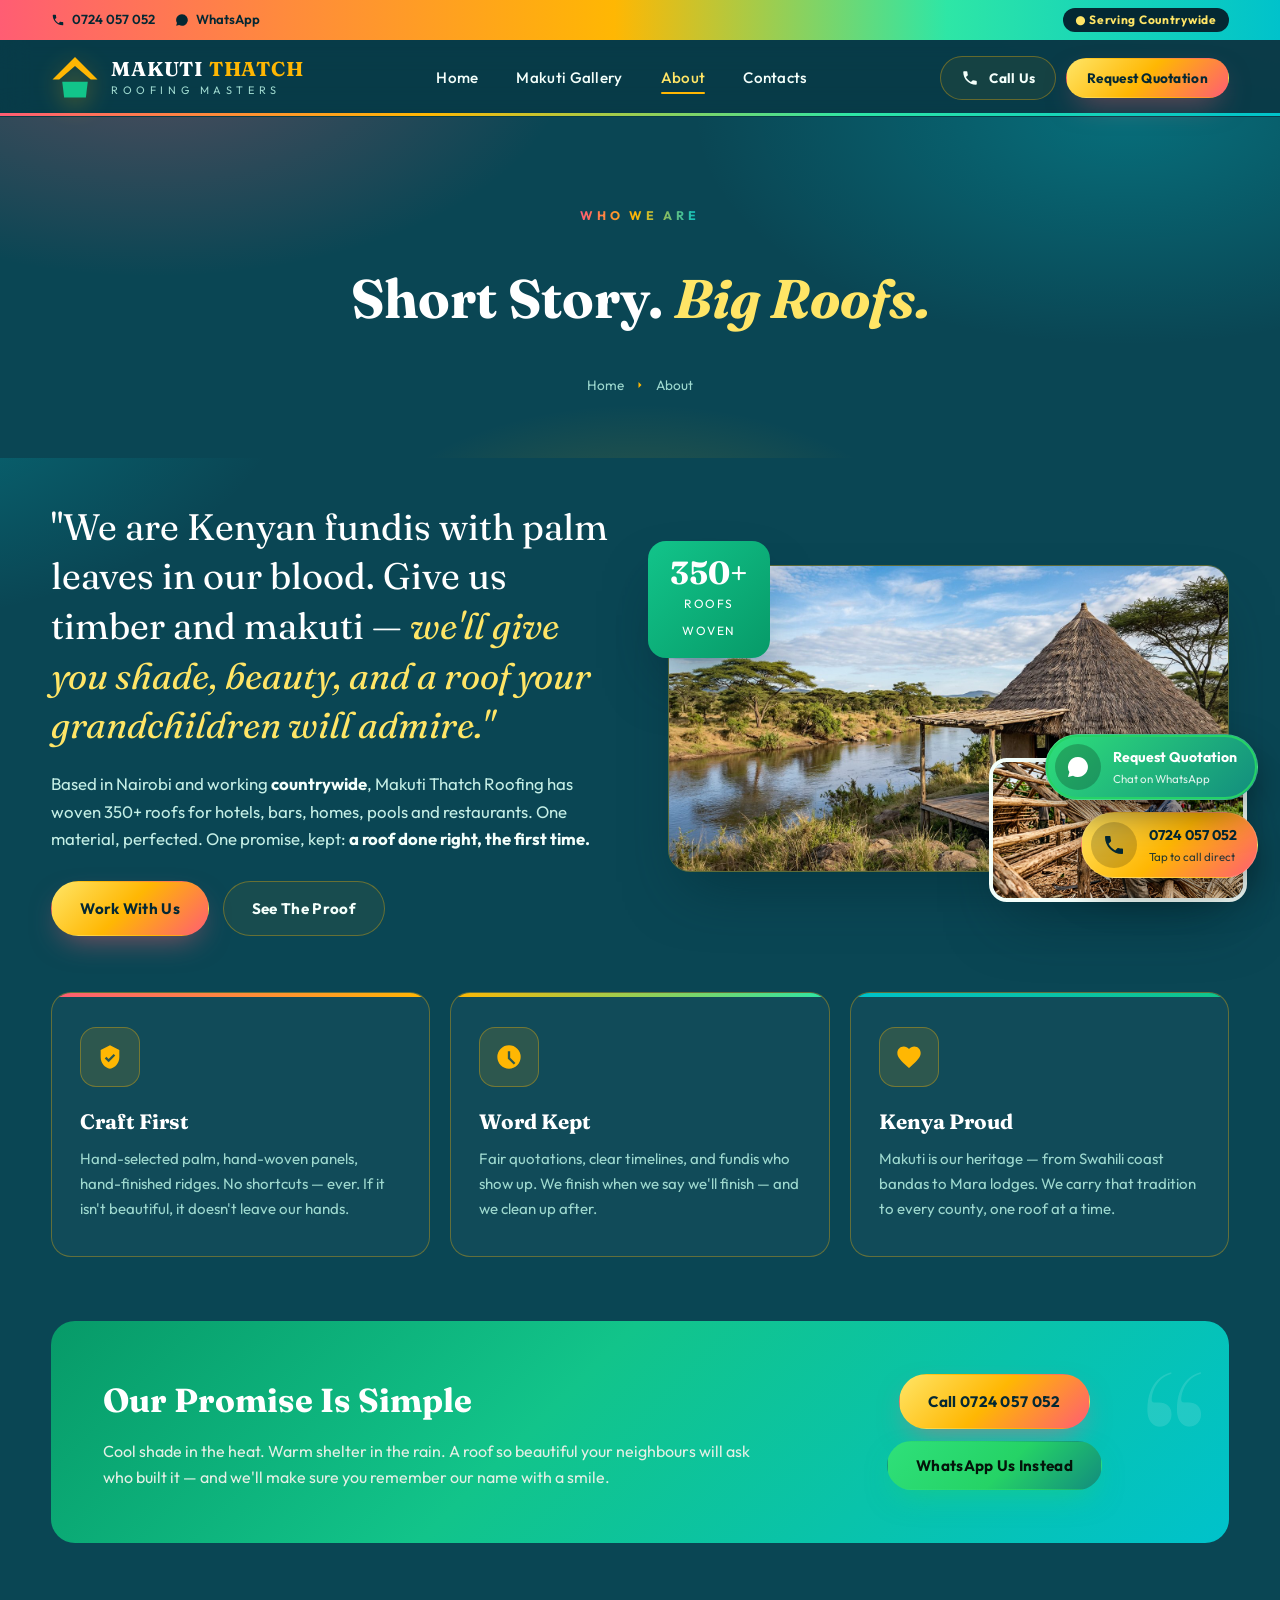
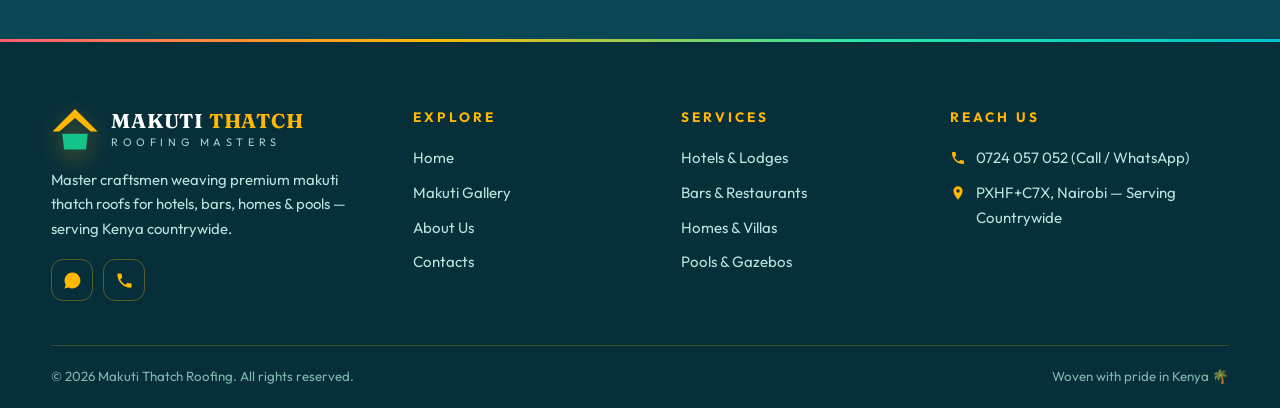
<file: about.html>
<!DOCTYPE html>
<html lang="en">
<head>
  <meta charset="UTF-8">
  <meta name="viewport" content="width=device-width, initial-scale=1.0">
  <title>About Us | Makuti Thatch Roofing</title>
  <meta name="description" content="Makuti Thatch Roofing — a team of master Kenyan fundis weaving premium makuti thatch roofs for hotels, bars, homes and pools, countrywide.">
  <link rel="preconnect" href="https://fonts.googleapis.com">
  <link rel="preconnect" href="https://fonts.gstatic.com" crossorigin>
  <link href="https://fonts.googleapis.com/css2?family=Fraunces:ital,opsz,wght@0,9..144,400;0,9..144,600;0,9..144,700;1,9..144,400;1,9..144,600&family=Outfit:wght@300;400;500;600;700&display=swap" rel="stylesheet">
  <link rel="stylesheet" href="css/style.css">
  <link rel="icon" href="data:image/svg+xml,%3Csvg xmlns='http://www.w3.org/2000/svg' viewBox='0 0 64 64'%3E%3Cpath d='M32 6 4 34h8l20-17 20 17h8z' fill='%23ffb703'/%3E%3Cpath d='M14 36h36l-3 22H17z' fill='%2312c48a'/%3E%3C/svg%3E">
</head>
<body>

<div class="topbar">
  <div class="wrap">
    <div class="tb-group">
      <a class="tb-item" href="tel:+254724057052">
        <svg viewBox="0 0 24 24"><path d="M6.6 10.8c1.4 2.8 3.8 5.2 6.6 6.6l2.2-2.2c.3-.3.7-.4 1-.2 1.1.4 2.3.6 3.6.6.6 0 1 .4 1 1V20c0 .6-.4 1-1 1C10.6 21 3 13.4 3 4c0-.6.4-1 1-1h3.5c.6 0 1 .4 1 1 0 1.2.2 2.4.6 3.6.1.3 0 .7-.2 1l-2.3 2.2z"/></svg>
        0724 057 052
      </a>
      <a class="tb-item" href="https://wa.me/254724057052?text=Hello%20Makuti%20Thatch%20Roofing!%20I%27d%20like%20a%20quotation." target="_blank" rel="noopener">
        <svg viewBox="0 0 24 24"><path d="M12 2a10 10 0 0 0-8.6 15.1L2 22l5-1.3A10 10 0 1 0 12 2z"/></svg>
        WhatsApp
      </a>
    </div>
    <div class="tb-group"><span class="tb-badge">● Serving Countrywide</span></div>
  </div>
</div>

<header class="navbar">
  <div class="wrap nav-inner">
    <a href="index.html" class="logo">
      <svg class="logo-mark" viewBox="0 0 64 64" fill="none">
        <path d="M32 4 2 34h9l21-18 21 18h9L32 4z" fill="#ffb703"/>
        <path d="M15 37h34l-2.5 21h-29L15 37z" fill="#12c48a"/>
      </svg>
      <span class="logo-text"><strong>MAKUTI <em>THATCH</em></strong><small>Roofing Masters</small></span>
    </a>
    <nav class="nav-links">
      <a href="index.html">Home</a>
      <a href="gallery.html">Makuti Gallery</a>
      <a href="about.html" class="active">About</a>
      <a href="contact.html">Contacts</a>
    </nav>
    <div class="nav-cta">
      <a href="tel:+254724057052" class="btn btn-ghost btn-sm">
        <svg viewBox="0 0 24 24"><path d="M6.6 10.8c1.4 2.8 3.8 5.2 6.6 6.6l2.2-2.2c.3-.3.7-.4 1-.2 1.1.4 2.3.6 3.6.6.6 0 1 .4 1 1V20c0 .6-.4 1-1 1C10.6 21 3 13.4 3 4c0-.6.4-1 1-1h3.5c.6 0 1 .4 1 1 0 1.2.2 2.4.6 3.6.1.3 0 .7-.2 1l-2.3 2.2z"/></svg>
        Call Us
      </a>
      <button class="btn btn-gold btn-sm" data-quote="">Request Quotation</button>
    </div>
    <button class="hamburger" id="hamburger" aria-label="Open menu"><span></span><span></span><span></span></button>
  </div>
  <nav class="mobile-menu" id="mobileMenu">
    <a href="index.html">Home</a>
    <a href="gallery.html">Makuti Gallery</a>
    <a href="about.html" class="active">About</a>
    <a href="contact.html">Contacts</a>
    <button class="btn btn-gold" data-quote="">Request Quotation</button>
  </nav>
</header>

<section class="page-hero">
  <div class="wrap">
    <span class="sec-tag">Who We Are</span>
    <h1>Short Story. <em style="font-style:italic;color:var(--gold-2)">Big Roofs.</em></h1>
    <div class="crumbs"><a href="index.html">Home</a><svg viewBox="0 0 24 24"><path d="M9 6l6 6-6 6"/></svg><span>About</span></div>
  </div>
</section>

<section class="section" style="padding-top:44px">
  <div class="wrap">
    <div class="about-hero-grid">
      <div class="reveal">
        <p class="big-quote">"We are Kenyan fundis with palm leaves in our blood. Give us timber and makuti — <em>we'll give you shade, beauty, and a roof your grandchildren will admire."</em></p>
        <p class="sec-sub" style="margin-top:20px">Based in Nairobi and working <strong style="color:var(--sand)">countrywide</strong>, Makuti Thatch Roofing has woven 350+ roofs for hotels, bars, homes, pools and restaurants. One material, perfected. One promise, kept: <strong style="color:var(--sand)">a roof done right, the first time.</strong></p>
        <div class="hero-btns" style="margin-top:28px;margin-bottom:0">
          <button class="btn btn-gold" data-quote="">Work With Us</button>
          <a href="gallery.html" class="btn btn-ghost">See The Proof</a>
        </div>
      </div>
      <div class="why-img reveal reveal-d1">
        <span class="exp-badge"><b>350+</b><span>Roofs<br>Woven</span></span>
        <img class="main" src="assets/img/banda.jpg" alt="Makuti banda by the river">
        <img class="inset" src="assets/img/craftsman.jpg" alt="Fundi weaving makuti">
      </div>
    </div>

    <div class="values">
      <div class="value-card reveal">
        <div class="value-ico"><svg viewBox="0 0 24 24"><path d="M12 2 4 6v6c0 5 3.4 9.4 8 10 4.6-.6 8-5 8-10V6l-8-4zm-1.2 14.5-3.3-3.3 1.4-1.4 1.9 1.9 4.3-4.3 1.4 1.4-5.7 5.7z"/></svg></div>
        <h3>Craft First</h3>
        <p>Hand-selected palm, hand-woven panels, hand-finished ridges. No shortcuts — ever. If it isn't beautiful, it doesn't leave our hands.</p>
      </div>
      <div class="value-card reveal reveal-d1">
        <div class="value-ico"><svg viewBox="0 0 24 24"><path d="M12 2a10 10 0 1 0 0 20 10 10 0 0 0 0-20zm1 10.6l4.5 4.5-1.4 1.4L11 13.4V7h2v5.6z"/></svg></div>
        <h3>Word Kept</h3>
        <p>Fair quotations, clear timelines, and fundis who show up. We finish when we say we'll finish — and we clean up after.</p>
      </div>
      <div class="value-card reveal reveal-d2">
        <div class="value-ico"><svg viewBox="0 0 24 24"><path d="M12 21.4l-1.5-1.3C5.4 15.4 2 12.3 2 8.5 2 5.5 4.4 3 7.5 3c1.7 0 3.4.8 4.5 2.1C13.1 3.8 14.8 3 16.5 3 19.6 3 22 5.5 22 8.5c0 3.8-3.4 6.9-8.5 11.6L12 21.4z"/></svg></div>
        <h3>Kenya Proud</h3>
        <p>Makuti is our heritage — from Swahili coast bandas to Mara lodges. We carry that tradition to every county, one roof at a time.</p>
      </div>
    </div>

    <div class="promise-band reveal">
      <div>
        <h2>Our Promise Is Simple</h2>
        <p>Cool shade in the heat. Warm shelter in the rain. A roof so beautiful your neighbours will ask who built it — and we'll make sure you remember our name with a smile.</p>
      </div>
      <div style="text-align:center">
        <a href="tel:+254724057052" class="btn btn-gold" style="margin-bottom:12px">Call 0724 057 052</a><br>
        <button class="btn btn-wa" data-quote="">WhatsApp Us Instead</button>
      </div>
    </div>
  </div>
</section>

<footer>
  <div class="wrap">
    <div class="foot-grid">
      <div class="foot-about">
        <a href="index.html" class="logo">
          <svg class="logo-mark" viewBox="0 0 64 64" fill="none">
            <path d="M32 4 2 34h9l21-18 21 18h9L32 4z" fill="#ffb703"/>
            <path d="M15 37h34l-2.5 21h-29L15 37z" fill="#12c48a"/>
          </svg>
          <span class="logo-text"><strong>MAKUTI <em>THATCH</em></strong><small>Roofing Masters</small></span>
        </a>
        <p>Master craftsmen weaving premium makuti thatch roofs for hotels, bars, homes &amp; pools — serving Kenya countrywide.</p>
        <div class="socials">
          <a href="https://wa.me/254724057052?text=Hello%20Makuti%20Thatch%20Roofing!%20I%27d%20like%20a%20quotation." target="_blank" rel="noopener" aria-label="WhatsApp"><svg viewBox="0 0 24 24"><path d="M12 2a10 10 0 0 0-8.6 15.1L2 22l5-1.3A10 10 0 1 0 12 2z"/></svg></a>
          <a href="tel:+254724057052" aria-label="Call"><svg viewBox="0 0 24 24"><path d="M6.6 10.8c1.4 2.8 3.8 5.2 6.6 6.6l2.2-2.2c.3-.3.7-.4 1-.2 1.1.4 2.3.6 3.6.6.6 0 1 .4 1 1V20c0 .6-.4 1-1 1C10.6 21 3 13.4 3 4c0-.6.4-1 1-1h3.5c.6 0 1 .4 1 1 0 1.2.2 2.4.6 3.6.1.3 0 .7-.2 1l-2.3 2.2z"/></svg></a>
        </div>
      </div>
      <div>
        <h4>Explore</h4>
        <ul>
          <li><a href="index.html">Home</a></li>
          <li><a href="gallery.html">Makuti Gallery</a></li>
          <li><a href="about.html">About Us</a></li>
          <li><a href="contact.html">Contacts</a></li>
        </ul>
      </div>
      <div>
        <h4>Services</h4>
        <ul>
          <li><a href="gallery.html">Hotels &amp; Lodges</a></li>
          <li><a href="gallery.html">Bars &amp; Restaurants</a></li>
          <li><a href="gallery.html">Homes &amp; Villas</a></li>
          <li><a href="gallery.html">Pools &amp; Gazebos</a></li>
        </ul>
      </div>
      <div>
        <h4>Reach Us</h4>
        <ul class="foot-contact">
          <li><svg viewBox="0 0 24 24"><path d="M6.6 10.8c1.4 2.8 3.8 5.2 6.6 6.6l2.2-2.2c.3-.3.7-.4 1-.2 1.1.4 2.3.6 3.6.6.6 0 1 .4 1 1V20c0 .6-.4 1-1 1C10.6 21 3 13.4 3 4c0-.6.4-1 1-1h3.5c.6 0 1 .4 1 1 0 1.2.2 2.4.6 3.6.1.3 0 .7-.2 1l-2.3 2.2z"/></svg><a href="tel:+254724057052">0724 057 052 (Call / WhatsApp)</a></li>
          <li><svg viewBox="0 0 24 24"><path d="M12 2a7 7 0 0 0-7 7c0 5.2 7 13 7 13s7-7.8 7-13a7 7 0 0 0-7-7zm0 9.5A2.5 2.5 0 1 1 12 6.5a2.5 2.5 0 0 1 0 5z"/></svg><a href="https://www.google.com/maps/search/PXHF%2BC7X%20Nairobi%2C%20Kenya/@-1.2714,36.9732,17z?hl=en" target="_blank" rel="noopener">PXHF+C7X, Nairobi — Serving Countrywide</a></li>
        </ul>
      </div>
    </div>
    <div class="foot-bottom">
      <span>© <span class="year">2026</span> Makuti Thatch Roofing. All rights reserved.</span>
      <span>Woven with pride in Kenya 🌴</span>
    </div>
  </div>
</footer>

<div class="float-stack">
  <a class="float-btn fb-wa pulse-ring" href="https://wa.me/254724057052?text=Hello%20Makuti%20Thatch%20Roofing!%20I%27d%20like%20a%20quotation." target="_blank" rel="noopener" aria-label="Chat on WhatsApp">
    <span class="fb-ico"><svg viewBox="0 0 24 24"><path d="M12 2a10 10 0 0 0-8.6 15.1L2 22l5-1.3A10 10 0 1 0 12 2z"/></svg></span>
    <span class="txt">Request Quotation<small>Chat on WhatsApp</small></span>
  </a>
  <a class="float-btn fb-call" href="tel:+254724057052" aria-label="Call now">
    <span class="fb-ico"><svg viewBox="0 0 24 24"><path d="M6.6 10.8c1.4 2.8 3.8 5.2 6.6 6.6l2.2-2.2c.3-.3.7-.4 1-.2 1.1.4 2.3.6 3.6.6.6 0 1 .4 1 1V20c0 .6-.4 1-1 1C10.6 21 3 13.4 3 4c0-.6.4-1 1-1h3.5c.6 0 1 .4 1 1 0 1.2.2 2.4.6 3.6.1.3 0 .7-.2 1l-2.3 2.2z"/></svg></span>
    <span class="txt">0724 057 052<small>Tap to call direct</small></span>
  </a>
</div>

<div class="modal" id="quoteModal" role="dialog" aria-modal="true" aria-labelledby="qmTitle">
  <div class="modal-box">
    <button class="modal-close" id="modalClose" aria-label="Close">✕</button>
    <h2 id="qmTitle">Request a Quotation</h2>
    <p>Fill in your details — we'll open WhatsApp with your request ready to send.</p>
    <form id="quoteForm">
      <div class="form-grid">
        <div class="field"><label for="qName">Your Name *</label><input id="qName" type="text" placeholder="e.g. Brian Mwangi" required></div>
        <div class="field"><label for="qPhone">Phone Number *</label><input id="qPhone" type="tel" placeholder="e.g. 07XX XXX XXX" required></div>
        <div class="field"><label for="qProject">Project Type *</label>
          <select id="qProject" required>
            <option value="" disabled selected>Select project…</option>
            <option>Hotel / Lodge</option>
            <option>Bar / Restaurant</option>
            <option>Home / Villa</option>
            <option>Swimming Pool / Gazebo</option>
            <option>Banda / Cottage</option>
            <option>Pergola / Garden Shade</option>
            <option>Repair / Re-thatching</option>
            <option>Other</option>
          </select>
        </div>
        <div class="field"><label for="qLocation">Project Location *</label><input id="qLocation" type="text" placeholder="e.g. Diani, Kwale" required></div>
        <div class="field full"><label for="qSize">Approx. Size (optional)</label><input id="qSize" type="text" placeholder="e.g. 5m × 4m gazebo"></div>
        <div class="field full"><label for="qMsg">Project Details</label><textarea id="qMsg" rows="3" placeholder="Tell us what you'd like: design, timeline, photos…"></textarea></div>
      </div>
      <div class="modal-note">
        <svg viewBox="0 0 24 24"><path d="M12 2a10 10 0 0 0-8.6 15.1L2 22l5-1.3A10 10 0 1 0 12 2z"/></svg>
        <span>Pressing <strong>Send via WhatsApp</strong> opens a chat with <strong>0724 057 052</strong> — your details filled in automatically. Just hit send!</span>
      </div>
      <button type="submit" class="btn btn-wa" style="width:100%">
        <svg viewBox="0 0 24 24"><path d="M12 2a10 10 0 0 0-8.6 15.1L2 22l5-1.3A10 10 0 1 0 12 2z"/></svg>
        Send via WhatsApp
      </button>
    </form>
  </div>
</div>

<script src="js/main.js"></script>
</body>
</html>
</file>
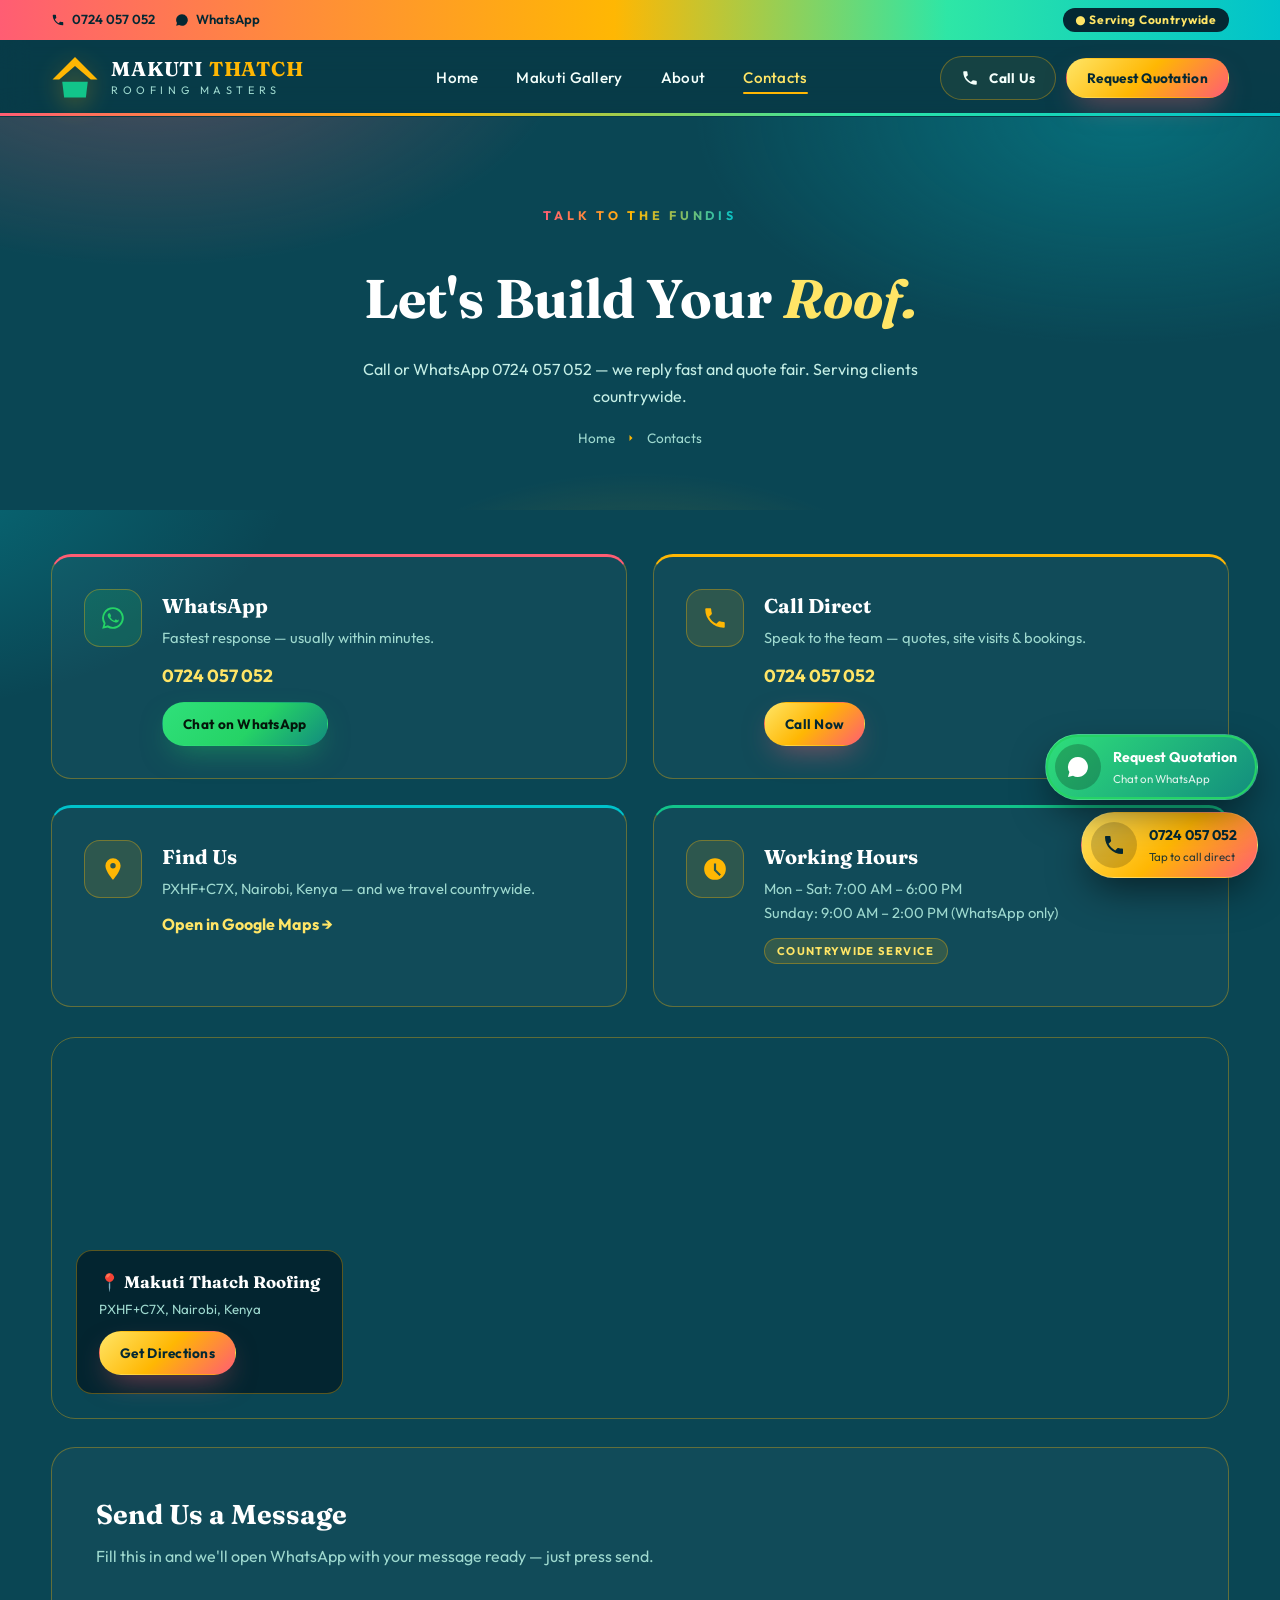
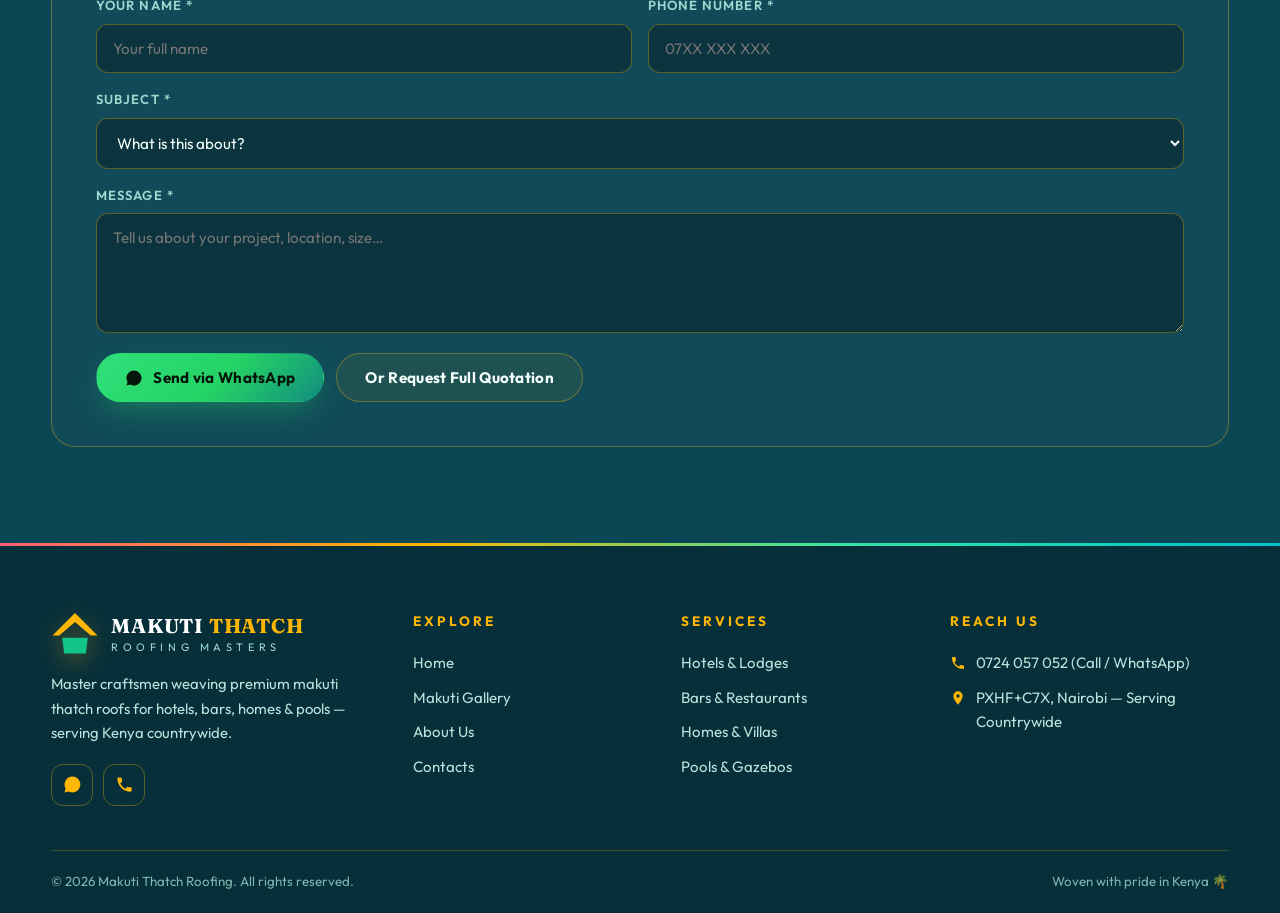
<file: contact.html>
<!DOCTYPE html>
<html lang="en">
<head>
  <meta charset="UTF-8">
  <meta name="viewport" content="width=device-width, initial-scale=1.0">
  <title>Contacts | Makuti Thatch Roofing — Call, WhatsApp, Visit</title>
  <meta name="description" content="Contact Makuti Thatch Roofing: call or WhatsApp 0724 057 052. Based in Nairobi, serving Kenya countrywide.">
  <link rel="preconnect" href="https://fonts.googleapis.com">
  <link rel="preconnect" href="https://fonts.gstatic.com" crossorigin>
  <link href="https://fonts.googleapis.com/css2?family=Fraunces:ital,opsz,wght@0,9..144,400;0,9..144,600;0,9..144,700;1,9..144,400;1,9..144,600&family=Outfit:wght@300;400;500;600;700&display=swap" rel="stylesheet">
  <link rel="stylesheet" href="css/style.css">
  <link rel="icon" href="data:image/svg+xml,%3Csvg xmlns='http://www.w3.org/2000/svg' viewBox='0 0 64 64'%3E%3Cpath d='M32 6 4 34h8l20-17 20 17h8z' fill='%23ffb703'/%3E%3Cpath d='M14 36h36l-3 22H17z' fill='%2312c48a'/%3E%3C/svg%3E">
</head>
<body>

<div class="topbar">
  <div class="wrap">
    <div class="tb-group">
      <a class="tb-item" href="tel:+254724057052">
        <svg viewBox="0 0 24 24"><path d="M6.6 10.8c1.4 2.8 3.8 5.2 6.6 6.6l2.2-2.2c.3-.3.7-.4 1-.2 1.1.4 2.3.6 3.6.6.6 0 1 .4 1 1V20c0 .6-.4 1-1 1C10.6 21 3 13.4 3 4c0-.6.4-1 1-1h3.5c.6 0 1 .4 1 1 0 1.2.2 2.4.6 3.6.1.3 0 .7-.2 1l-2.3 2.2z"/></svg>
        0724 057 052
      </a>
      <a class="tb-item" href="https://wa.me/254724057052?text=Hello%20Makuti%20Thatch%20Roofing!%20I%27d%20like%20a%20quotation." target="_blank" rel="noopener">
        <svg viewBox="0 0 24 24"><path d="M12 2a10 10 0 0 0-8.6 15.1L2 22l5-1.3A10 10 0 1 0 12 2z"/></svg>
        WhatsApp
      </a>
    </div>
    <div class="tb-group"><span class="tb-badge">● Serving Countrywide</span></div>
  </div>
</div>

<header class="navbar">
  <div class="wrap nav-inner">
    <a href="index.html" class="logo">
      <svg class="logo-mark" viewBox="0 0 64 64" fill="none">
        <path d="M32 4 2 34h9l21-18 21 18h9L32 4z" fill="#ffb703"/>
        <path d="M15 37h34l-2.5 21h-29L15 37z" fill="#12c48a"/>
      </svg>
      <span class="logo-text"><strong>MAKUTI <em>THATCH</em></strong><small>Roofing Masters</small></span>
    </a>
    <nav class="nav-links">
      <a href="index.html">Home</a>
      <a href="gallery.html">Makuti Gallery</a>
      <a href="about.html">About</a>
      <a href="contact.html" class="active">Contacts</a>
    </nav>
    <div class="nav-cta">
      <a href="tel:+254724057052" class="btn btn-ghost btn-sm">
        <svg viewBox="0 0 24 24"><path d="M6.6 10.8c1.4 2.8 3.8 5.2 6.6 6.6l2.2-2.2c.3-.3.7-.4 1-.2 1.1.4 2.3.6 3.6.6.6 0 1 .4 1 1V20c0 .6-.4 1-1 1C10.6 21 3 13.4 3 4c0-.6.4-1 1-1h3.5c.6 0 1 .4 1 1 0 1.2.2 2.4.6 3.6.1.3 0 .7-.2 1l-2.3 2.2z"/></svg>
        Call Us
      </a>
      <button class="btn btn-gold btn-sm" data-quote="">Request Quotation</button>
    </div>
    <button class="hamburger" id="hamburger" aria-label="Open menu"><span></span><span></span><span></span></button>
  </div>
  <nav class="mobile-menu" id="mobileMenu">
    <a href="index.html">Home</a>
    <a href="gallery.html">Makuti Gallery</a>
    <a href="about.html">About</a>
    <a href="contact.html" class="active">Contacts</a>
    <button class="btn btn-gold" data-quote="">Request Quotation</button>
  </nav>
</header>

<section class="page-hero">
  <div class="wrap">
    <span class="sec-tag">Talk To The Fundis</span>
    <h1>Let's Build Your <em style="font-style:italic;color:var(--gold-2)">Roof.</em></h1>
    <p>Call or WhatsApp 0724 057 052 — we reply fast and quote fair. Serving clients countrywide.</p>
    <div class="crumbs"><a href="index.html">Home</a><svg viewBox="0 0 24 24"><path d="M9 6l6 6-6 6"/></svg><span>Contacts</span></div>
  </div>
</section>

<section class="section" style="padding-top:44px">
  <div class="wrap">
    <div class="contact-grid">
      <div class="c-card reveal">
        <div class="c-ico wa"><svg viewBox="0 0 24 24"><path d="M12 2a10 10 0 0 0-8.6 15.1L2 22l5-1.3A10 10 0 1 0 12 2zm0 18.2c-1.5 0-3-.4-4.3-1.2l-.3-.2-3 .8.8-2.9-.2-.3A8.2 8.2 0 1 1 12 20.2zm4.6-6.1c-.3-.1-1.5-.7-1.7-.8-.2-.1-.4-.1-.6.1-.2.3-.6.8-.8 1-.1.2-.3.2-.5.1a6.7 6.7 0 0 1-3.3-2.9c-.3-.4 0-.5.1-.7l.4-.5c.1-.2.1-.3 0-.5l-.8-1.9c-.2-.5-.4-.4-.6-.4h-.5c-.2 0-.5.2-.7.5-.9 1-.5 2.4.1 3.4a11.6 11.6 0 0 0 4.5 4c1.7.7 2.4.8 3.2.6.5-.1 1.5-.6 1.7-1.2.2-.6.2-1.1.2-1.2-.1-.1-.3-.2-.7-.3z"/></svg></div>
        <div>
          <h3>WhatsApp</h3>
          <p>Fastest response — usually within minutes.</p>
          <a class="big" href="https://wa.me/254724057052?text=Hello%20Makuti%20Thatch%20Roofing!%20I%27d%20like%20a%20quotation." target="_blank" rel="noopener">0724 057 052</a><br>
          <a class="btn btn-wa btn-sm" style="margin-top:12px" href="https://wa.me/254724057052?text=Hello%20Makuti%20Thatch%20Roofing!%20I%27d%20like%20a%20quotation." target="_blank" rel="noopener">Chat on WhatsApp</a>
        </div>
      </div>
      <div class="c-card reveal reveal-d1">
        <div class="c-ico"><svg viewBox="0 0 24 24"><path d="M6.6 10.8c1.4 2.8 3.8 5.2 6.6 6.6l2.2-2.2c.3-.3.7-.4 1-.2 1.1.4 2.3.6 3.6.6.6 0 1 .4 1 1V20c0 .6-.4 1-1 1C10.6 21 3 13.4 3 4c0-.6.4-1 1-1h3.5c.6 0 1 .4 1 1 0 1.2.2 2.4.6 3.6.1.3 0 .7-.2 1l-2.3 2.2z"/></svg></div>
        <div>
          <h3>Call Direct</h3>
          <p>Speak to the team — quotes, site visits &amp; bookings.</p>
          <a class="big" href="tel:+254724057052">0724 057 052</a><br>
          <a class="btn btn-gold btn-sm" style="margin-top:12px" href="tel:+254724057052">Call Now</a>
        </div>
      </div>
      <div class="c-card reveal">
        <div class="c-ico"><svg viewBox="0 0 24 24"><path d="M12 2a7 7 0 0 0-7 7c0 5.2 7 13 7 13s7-7.8 7-13a7 7 0 0 0-7-7zm0 9.5A2.5 2.5 0 1 1 12 6.5a2.5 2.5 0 0 1 0 5z"/></svg></div>
        <div>
          <h3>Find Us</h3>
          <p>PXHF+C7X, Nairobi, Kenya — and we travel countrywide.</p>
          <a class="big" style="font-size:1rem" href="https://www.google.com/maps/search/PXHF%2BC7X%20Nairobi%2C%20Kenya/@-1.2714,36.9732,17z?hl=en" target="_blank" rel="noopener">Open in Google Maps →</a>
        </div>
      </div>
      <div class="c-card reveal reveal-d1">
        <div class="c-ico"><svg viewBox="0 0 24 24"><path d="M12 2a10 10 0 1 0 0 20 10 10 0 0 0 0-20zm1 10.6l4.5 4.5-1.4 1.4L11 13.4V7h2v5.6z"/></svg></div>
        <div>
          <h3>Working Hours</h3>
          <p>Mon – Sat: 7:00 AM – 6:00 PM<br>Sunday: 9:00 AM – 2:00 PM (WhatsApp only)</p>
          <span class="tag">Countrywide Service</span>
        </div>
      </div>
    </div>

    <div class="map-shell reveal">
      <iframe title="Makuti Thatch Roofing location map" src="https://www.google.com/maps?q=PXHF%2BC7X%20Nairobi%2C%20Kenya&z=16&output=embed" loading="lazy" referrerpolicy="no-referrer-when-downgrade" allowfullscreen></iframe>
      <div class="map-pin-card">
        <h4>📍 Makuti Thatch Roofing</h4>
        <p>PXHF+C7X, Nairobi, Kenya</p>
        <a class="btn btn-gold btn-sm" href="https://www.google.com/maps/search/PXHF%2BC7X%20Nairobi%2C%20Kenya/@-1.2714,36.9732,17z?hl=en" target="_blank" rel="noopener">Get Directions</a>
      </div>
    </div>

    <div class="contact-form-card reveal">
      <h2>Send Us a Message</h2>
      <p>Fill this in and we'll open WhatsApp with your message ready — just press send.</p>
      <form id="contactForm">
        <div class="form-grid">
          <div class="field"><label for="cName">Your Name *</label><input id="cName" type="text" placeholder="Your full name" required></div>
          <div class="field"><label for="cPhone">Phone Number *</label><input id="cPhone" type="tel" placeholder="07XX XXX XXX" required></div>
          <div class="field full"><label for="cSubject">Subject *</label>
            <select id="cSubject" required>
              <option value="" disabled selected>What is this about?</option>
              <option>New makuti roof quotation</option>
              <option>Repair / re-thatching</option>
              <option>Site visit request</option>
              <option>General enquiry</option>
            </select>
          </div>
          <div class="field full"><label for="cMsg">Message *</label><textarea id="cMsg" placeholder="Tell us about your project, location, size…" required></textarea></div>
        </div>
        <div style="margin-top:20px;display:flex;gap:12px;flex-wrap:wrap">
          <button type="submit" class="btn btn-wa">
            <svg viewBox="0 0 24 24"><path d="M12 2a10 10 0 0 0-8.6 15.1L2 22l5-1.3A10 10 0 1 0 12 2z"/></svg>
            Send via WhatsApp
          </button>
          <button type="button" class="btn btn-ghost" data-quote="">Or Request Full Quotation</button>
        </div>
      </form>
    </div>
  </div>
</section>

<footer>
  <div class="wrap">
    <div class="foot-grid">
      <div class="foot-about">
        <a href="index.html" class="logo">
          <svg class="logo-mark" viewBox="0 0 64 64" fill="none">
            <path d="M32 4 2 34h9l21-18 21 18h9L32 4z" fill="#ffb703"/>
            <path d="M15 37h34l-2.5 21h-29L15 37z" fill="#12c48a"/>
          </svg>
          <span class="logo-text"><strong>MAKUTI <em>THATCH</em></strong><small>Roofing Masters</small></span>
        </a>
        <p>Master craftsmen weaving premium makuti thatch roofs for hotels, bars, homes &amp; pools — serving Kenya countrywide.</p>
        <div class="socials">
          <a href="https://wa.me/254724057052?text=Hello%20Makuti%20Thatch%20Roofing!%20I%27d%20like%20a%20quotation." target="_blank" rel="noopener" aria-label="WhatsApp"><svg viewBox="0 0 24 24"><path d="M12 2a10 10 0 0 0-8.6 15.1L2 22l5-1.3A10 10 0 1 0 12 2z"/></svg></a>
          <a href="tel:+254724057052" aria-label="Call"><svg viewBox="0 0 24 24"><path d="M6.6 10.8c1.4 2.8 3.8 5.2 6.6 6.6l2.2-2.2c.3-.3.7-.4 1-.2 1.1.4 2.3.6 3.6.6.6 0 1 .4 1 1V20c0 .6-.4 1-1 1C10.6 21 3 13.4 3 4c0-.6.4-1 1-1h3.5c.6 0 1 .4 1 1 0 1.2.2 2.4.6 3.6.1.3 0 .7-.2 1l-2.3 2.2z"/></svg></a>
        </div>
      </div>
      <div>
        <h4>Explore</h4>
        <ul>
          <li><a href="index.html">Home</a></li>
          <li><a href="gallery.html">Makuti Gallery</a></li>
          <li><a href="about.html">About Us</a></li>
          <li><a href="contact.html">Contacts</a></li>
        </ul>
      </div>
      <div>
        <h4>Services</h4>
        <ul>
          <li><a href="gallery.html">Hotels &amp; Lodges</a></li>
          <li><a href="gallery.html">Bars &amp; Restaurants</a></li>
          <li><a href="gallery.html">Homes &amp; Villas</a></li>
          <li><a href="gallery.html">Pools &amp; Gazebos</a></li>
        </ul>
      </div>
      <div>
        <h4>Reach Us</h4>
        <ul class="foot-contact">
          <li><svg viewBox="0 0 24 24"><path d="M6.6 10.8c1.4 2.8 3.8 5.2 6.6 6.6l2.2-2.2c.3-.3.7-.4 1-.2 1.1.4 2.3.6 3.6.6.6 0 1 .4 1 1V20c0 .6-.4 1-1 1C10.6 21 3 13.4 3 4c0-.6.4-1 1-1h3.5c.6 0 1 .4 1 1 0 1.2.2 2.4.6 3.6.1.3 0 .7-.2 1l-2.3 2.2z"/></svg><a href="tel:+254724057052">0724 057 052 (Call / WhatsApp)</a></li>
          <li><svg viewBox="0 0 24 24"><path d="M12 2a7 7 0 0 0-7 7c0 5.2 7 13 7 13s7-7.8 7-13a7 7 0 0 0-7-7zm0 9.5A2.5 2.5 0 1 1 12 6.5a2.5 2.5 0 0 1 0 5z"/></svg><a href="https://www.google.com/maps/search/PXHF%2BC7X%20Nairobi%2C%20Kenya/@-1.2714,36.9732,17z?hl=en" target="_blank" rel="noopener">PXHF+C7X, Nairobi — Serving Countrywide</a></li>
        </ul>
      </div>
    </div>
    <div class="foot-bottom">
      <span>© <span class="year">2026</span> Makuti Thatch Roofing. All rights reserved.</span>
      <span>Woven with pride in Kenya 🌴</span>
    </div>
  </div>
</footer>

<div class="float-stack">
  <a class="float-btn fb-wa pulse-ring" href="https://wa.me/254724057052?text=Hello%20Makuti%20Thatch%20Roofing!%20I%27d%20like%20a%20quotation." target="_blank" rel="noopener" aria-label="Chat on WhatsApp">
    <span class="fb-ico"><svg viewBox="0 0 24 24"><path d="M12 2a10 10 0 0 0-8.6 15.1L2 22l5-1.3A10 10 0 1 0 12 2z"/></svg></span>
    <span class="txt">Request Quotation<small>Chat on WhatsApp</small></span>
  </a>
  <a class="float-btn fb-call" href="tel:+254724057052" aria-label="Call now">
    <span class="fb-ico"><svg viewBox="0 0 24 24"><path d="M6.6 10.8c1.4 2.8 3.8 5.2 6.6 6.6l2.2-2.2c.3-.3.7-.4 1-.2 1.1.4 2.3.6 3.6.6.6 0 1 .4 1 1V20c0 .6-.4 1-1 1C10.6 21 3 13.4 3 4c0-.6.4-1 1-1h3.5c.6 0 1 .4 1 1 0 1.2.2 2.4.6 3.6.1.3 0 .7-.2 1l-2.3 2.2z"/></svg></span>
    <span class="txt">0724 057 052<small>Tap to call direct</small></span>
  </a>
</div>

<div class="modal" id="quoteModal" role="dialog" aria-modal="true" aria-labelledby="qmTitle">
  <div class="modal-box">
    <button class="modal-close" id="modalClose" aria-label="Close">✕</button>
    <h2 id="qmTitle">Request a Quotation</h2>
    <p>Fill in your details — we'll open WhatsApp with your request ready to send.</p>
    <form id="quoteForm">
      <div class="form-grid">
        <div class="field"><label for="qName">Your Name *</label><input id="qName" type="text" placeholder="e.g. Brian Mwangi" required></div>
        <div class="field"><label for="qPhone">Phone Number *</label><input id="qPhone" type="tel" placeholder="e.g. 07XX XXX XXX" required></div>
        <div class="field"><label for="qProject">Project Type *</label>
          <select id="qProject" required>
            <option value="" disabled selected>Select project…</option>
            <option>Hotel / Lodge</option>
            <option>Bar / Restaurant</option>
            <option>Home / Villa</option>
            <option>Swimming Pool / Gazebo</option>
            <option>Banda / Cottage</option>
            <option>Pergola / Garden Shade</option>
            <option>Repair / Re-thatching</option>
            <option>Other</option>
          </select>
        </div>
        <div class="field"><label for="qLocation">Project Location *</label><input id="qLocation" type="text" placeholder="e.g. Diani, Kwale" required></div>
        <div class="field full"><label for="qSize">Approx. Size (optional)</label><input id="qSize" type="text" placeholder="e.g. 5m × 4m gazebo"></div>
        <div class="field full"><label for="qMsg">Project Details</label><textarea id="qMsg" rows="3" placeholder="Tell us what you'd like: design, timeline, photos…"></textarea></div>
      </div>
      <div class="modal-note">
        <svg viewBox="0 0 24 24"><path d="M12 2a10 10 0 0 0-8.6 15.1L2 22l5-1.3A10 10 0 1 0 12 2z"/></svg>
        <span>Pressing <strong>Send via WhatsApp</strong> opens a chat with <strong>0724 057 052</strong> — your details filled in automatically. Just hit send!</span>
      </div>
      <button type="submit" class="btn btn-wa" style="width:100%">
        <svg viewBox="0 0 24 24"><path d="M12 2a10 10 0 0 0-8.6 15.1L2 22l5-1.3A10 10 0 1 0 12 2z"/></svg>
        Send via WhatsApp
      </button>
    </form>
  </div>
</div>

<script src="js/main.js"></script>
</body>
</html>
</file>
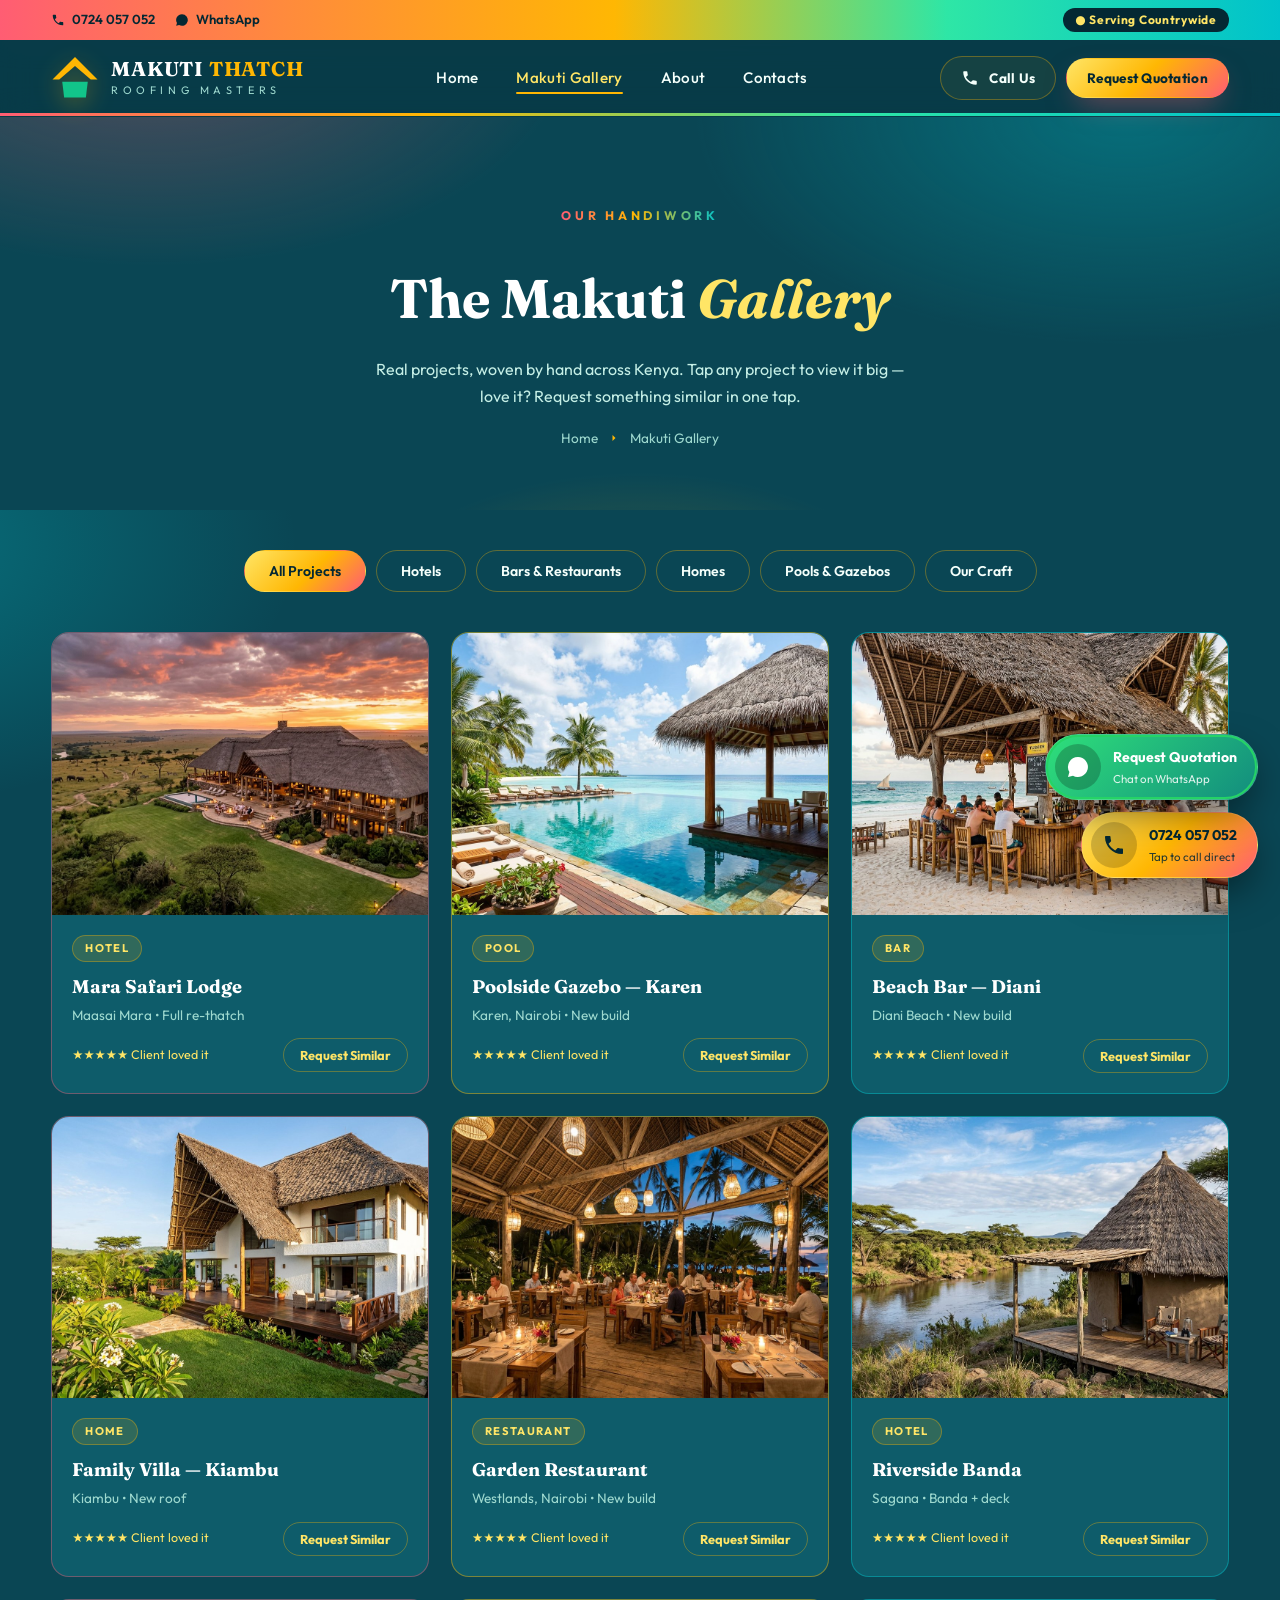
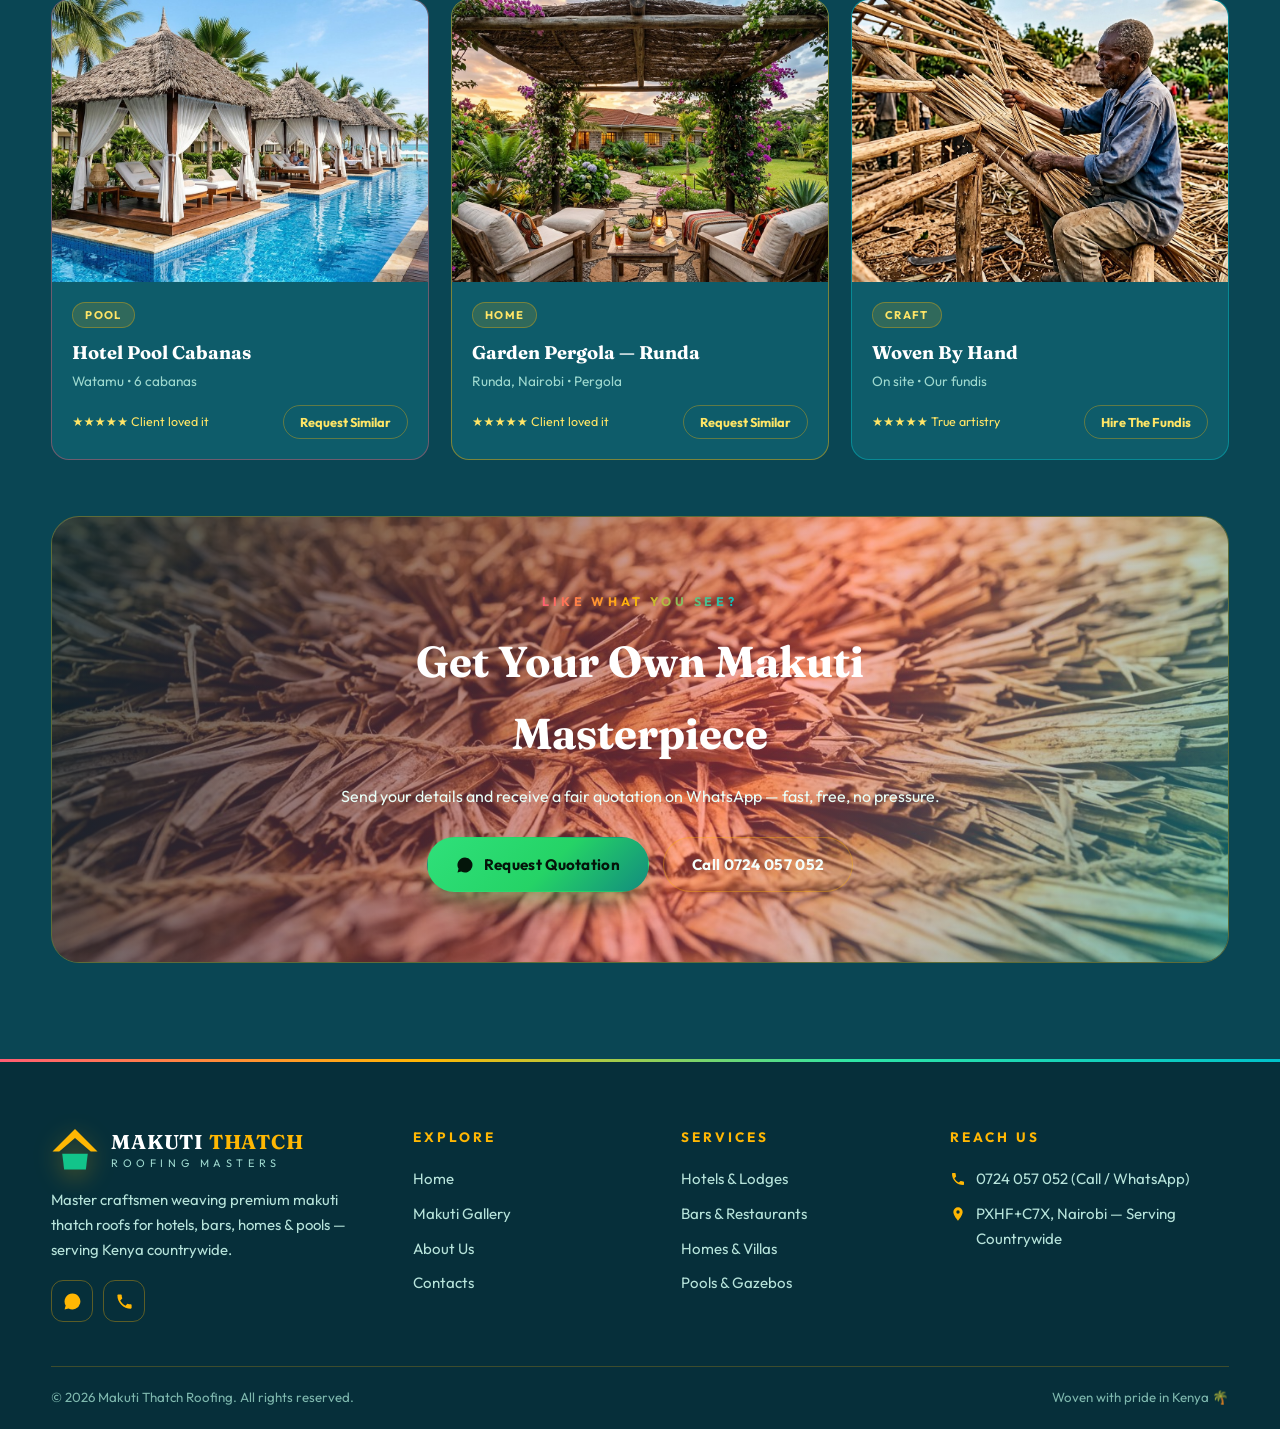
<file: gallery.html>
<!DOCTYPE html>
<html lang="en">
<head>
  <meta charset="UTF-8">
  <meta name="viewport" content="width=device-width, initial-scale=1.0">
  <title>Makuti Gallery — Our Projects | Makuti Thatch Roofing</title>
  <meta name="description" content="Browse our makuti thatch roofing projects: hotels, bars, homes, swimming pools and gazebos across Kenya. Request a quotation on WhatsApp.">
  <link rel="preconnect" href="https://fonts.googleapis.com">
  <link rel="preconnect" href="https://fonts.gstatic.com" crossorigin>
  <link href="https://fonts.googleapis.com/css2?family=Fraunces:ital,opsz,wght@0,9..144,400;0,9..144,600;0,9..144,700;1,9..144,400;1,9..144,600&family=Outfit:wght@300;400;500;600;700&display=swap" rel="stylesheet">
  <link rel="stylesheet" href="css/style.css">
  <link rel="icon" href="data:image/svg+xml,%3Csvg xmlns='http://www.w3.org/2000/svg' viewBox='0 0 64 64'%3E%3Cpath d='M32 6 4 34h8l20-17 20 17h8z' fill='%23ffb703'/%3E%3Cpath d='M14 36h36l-3 22H17z' fill='%2312c48a'/%3E%3C/svg%3E">
</head>
<body>

<div class="topbar">
  <div class="wrap">
    <div class="tb-group">
      <a class="tb-item" href="tel:+254724057052">
        <svg viewBox="0 0 24 24"><path d="M6.6 10.8c1.4 2.8 3.8 5.2 6.6 6.6l2.2-2.2c.3-.3.7-.4 1-.2 1.1.4 2.3.6 3.6.6.6 0 1 .4 1 1V20c0 .6-.4 1-1 1C10.6 21 3 13.4 3 4c0-.6.4-1 1-1h3.5c.6 0 1 .4 1 1 0 1.2.2 2.4.6 3.6.1.3 0 .7-.2 1l-2.3 2.2z"/></svg>
        0724 057 052
      </a>
      <a class="tb-item" href="https://wa.me/254724057052?text=Hello%20Makuti%20Thatch%20Roofing!%20I%27d%20like%20a%20quotation." target="_blank" rel="noopener">
        <svg viewBox="0 0 24 24"><path d="M12 2a10 10 0 0 0-8.6 15.1L2 22l5-1.3A10 10 0 1 0 12 2z"/></svg>
        WhatsApp
      </a>
    </div>
    <div class="tb-group"><span class="tb-badge">● Serving Countrywide</span></div>
  </div>
</div>

<header class="navbar">
  <div class="wrap nav-inner">
    <a href="index.html" class="logo">
      <svg class="logo-mark" viewBox="0 0 64 64" fill="none">
        <path d="M32 4 2 34h9l21-18 21 18h9L32 4z" fill="#ffb703"/>
        <path d="M15 37h34l-2.5 21h-29L15 37z" fill="#12c48a"/>
      </svg>
      <span class="logo-text"><strong>MAKUTI <em>THATCH</em></strong><small>Roofing Masters</small></span>
    </a>
    <nav class="nav-links">
      <a href="index.html">Home</a>
      <a href="gallery.html" class="active">Makuti Gallery</a>
      <a href="about.html">About</a>
      <a href="contact.html">Contacts</a>
    </nav>
    <div class="nav-cta">
      <a href="tel:+254724057052" class="btn btn-ghost btn-sm">
        <svg viewBox="0 0 24 24"><path d="M6.6 10.8c1.4 2.8 3.8 5.2 6.6 6.6l2.2-2.2c.3-.3.7-.4 1-.2 1.1.4 2.3.6 3.6.6.6 0 1 .4 1 1V20c0 .6-.4 1-1 1C10.6 21 3 13.4 3 4c0-.6.4-1 1-1h3.5c.6 0 1 .4 1 1 0 1.2.2 2.4.6 3.6.1.3 0 .7-.2 1l-2.3 2.2z"/></svg>
        Call Us
      </a>
      <button class="btn btn-gold btn-sm" data-quote="">Request Quotation</button>
    </div>
    <button class="hamburger" id="hamburger" aria-label="Open menu"><span></span><span></span><span></span></button>
  </div>
  <nav class="mobile-menu" id="mobileMenu">
    <a href="index.html">Home</a>
    <a href="gallery.html" class="active">Makuti Gallery</a>
    <a href="about.html">About</a>
    <a href="contact.html">Contacts</a>
    <button class="btn btn-gold" data-quote="">Request Quotation</button>
  </nav>
</header>

<!-- Page hero -->
<section class="page-hero">
  <div class="wrap">
    <span class="sec-tag">Our Handiwork</span>
    <h1>The Makuti <em style="font-style:italic;color:var(--gold-2)">Gallery</em></h1>
    <p>Real projects, woven by hand across Kenya. Tap any project to view it big — love it? Request something similar in one tap.</p>
    <div class="crumbs"><a href="index.html">Home</a><svg viewBox="0 0 24 24"><path d="M9 6l6 6-6 6"/></svg><span>Makuti Gallery</span></div>
  </div>
</section>

<!-- Gallery -->
<section class="section" style="padding-top:40px">
  <div class="wrap">
    <div class="filters reveal">
      <button class="filter-btn active" data-filter="all">All Projects</button>
      <button class="filter-btn" data-filter="hotel">Hotels</button>
      <button class="filter-btn" data-filter="bar">Bars &amp; Restaurants</button>
      <button class="filter-btn" data-filter="home">Homes</button>
      <button class="filter-btn" data-filter="pool">Pools &amp; Gazebos</button>
      <button class="filter-btn" data-filter="craft">Our Craft</button>
    </div>

    <div class="g-grid">
      <article class="g-card reveal" data-cat="hotel" data-title="Mara Safari Lodge" data-desc="Full lodge re-thatch with premium Kilifi makuti — Maasai Mara. Cool interiors even at midday.">
        <div class="ph"><img src="assets/img/hero-lodge.jpg" alt="Safari lodge makuti roof"><span class="zoom"><span>⤢</span></span></div>
        <div class="gt"><span class="tag">Hotel</span><h3>Mara Safari Lodge</h3><p>Maasai Mara • Full re-thatch</p>
          <div class="row"><span style="font-size:.78rem;color:var(--gold-2)">★★★★★ Client loved it</span><button class="mini-quote" data-quote="Hotel / Lodge" data-project="Mara Safari Lodge">Request Similar</button></div>
        </div>
      </article>

      <article class="g-card reveal reveal-d1" data-cat="pool" data-title="Poolside Gazebo — Karen" data-desc="Elegant timber gazebo with thick layered makuti over an infinity pool — Karen, Nairobi.">
        <div class="ph"><img src="assets/img/pool-gazebo.jpg" alt="Poolside makuti gazebo"><span class="zoom"><span>⤢</span></span></div>
        <div class="gt"><span class="tag">Pool</span><h3>Poolside Gazebo — Karen</h3><p>Karen, Nairobi • New build</p>
          <div class="row"><span style="font-size:.78rem;color:var(--gold-2)">★★★★★ Client loved it</span><button class="mini-quote" data-quote="Swimming Pool / Gazebo" data-project="Poolside Gazebo">Request Similar</button></div>
        </div>
      </article>

      <article class="g-card reveal reveal-d2" data-cat="bar" data-title="Beach Bar — Diani" data-desc="Sweeping makuti roof on hardwood poles for a beachfront bar — Diani Beach, Kwale.">
        <div class="ph"><img src="assets/img/beach-bar.jpg" alt="Beach bar makuti roof"><span class="zoom"><span>⤢</span></span></div>
        <div class="gt"><span class="tag">Bar</span><h3>Beach Bar — Diani</h3><p>Diani Beach • New build</p>
          <div class="row"><span style="font-size:.78rem;color:var(--gold-2)">★★★★★ Client loved it</span><button class="mini-quote" data-quote="Bar / Restaurant" data-project="Beach Bar">Request Similar</button></div>
        </div>
      </article>

      <article class="g-card reveal" data-cat="home" data-title="Family Villa — Kiambu" data-desc="Steep designer makuti roof on a modern family villa — Kiambu. Natural cooling all year.">
        <div class="ph"><img src="assets/img/home-villa.jpg" alt="Villa with makuti roof"><span class="zoom"><span>⤢</span></span></div>
        <div class="gt"><span class="tag">Home</span><h3>Family Villa — Kiambu</h3><p>Kiambu • New roof</p>
          <div class="row"><span style="font-size:.78rem;color:var(--gold-2)">★★★★★ Client loved it</span><button class="mini-quote" data-quote="Home / Villa" data-project="Family Villa">Request Similar</button></div>
        </div>
      </article>

      <article class="g-card reveal reveal-d1" data-cat="bar" data-title="Garden Restaurant — Westlands" data-desc="High open-air makuti roofing with lantern lighting for a garden restaurant — Westlands, Nairobi.">
        <div class="ph"><img src="assets/img/restaurant.jpg" alt="Restaurant makuti roofing"><span class="zoom"><span>⤢</span></span></div>
        <div class="gt"><span class="tag">Restaurant</span><h3>Garden Restaurant</h3><p>Westlands, Nairobi • New build</p>
          <div class="row"><span style="font-size:.78rem;color:var(--gold-2)">★★★★★ Client loved it</span><button class="mini-quote" data-quote="Bar / Restaurant" data-project="Garden Restaurant">Request Similar</button></div>
        </div>
      </article>

      <article class="g-card reveal reveal-d2" data-cat="hotel" data-title="Riverside Banda" data-desc="Classic round banda with a perfect conical makuti crown — Sagana. A guest favourite.">
        <div class="ph"><img src="assets/img/banda.jpg" alt="Round makuti banda hut"><span class="zoom"><span>⤢</span></span></div>
        <div class="gt"><span class="tag">Hotel</span><h3>Riverside Banda</h3><p>Sagana • Banda + deck</p>
          <div class="row"><span style="font-size:.78rem;color:var(--gold-2)">★★★★★ Client loved it</span><button class="mini-quote" data-quote="Hotel / Lodge" data-project="Riverside Banda">Request Similar</button></div>
        </div>
      </article>

      <article class="g-card reveal" data-cat="pool" data-title="Hotel Pool Cabanas" data-desc="A row of pointed makuti cabanas with curtains beside a resort pool — Watamu.">
        <div class="ph"><img src="assets/img/cabana.jpg" alt="Poolside makuti cabanas"><span class="zoom"><span>⤢</span></span></div>
        <div class="gt"><span class="tag">Pool</span><h3>Hotel Pool Cabanas</h3><p>Watamu • 6 cabanas</p>
          <div class="row"><span style="font-size:.78rem;color:var(--gold-2)">★★★★★ Client loved it</span><button class="mini-quote" data-quote="Swimming Pool / Gazebo" data-project="Pool Cabanas">Request Similar</button></div>
        </div>
      </article>

      <article class="g-card reveal reveal-d1" data-cat="home" data-title="Garden Pergola — Runda" data-desc="Vine-wrapped pergola shaded with hand-laid makuti — Runda, Nairobi. Evening magic.">
        <div class="ph"><img src="assets/img/pergola.jpg" alt="Garden pergola makuti shade"><span class="zoom"><span>⤢</span></span></div>
        <div class="gt"><span class="tag">Home</span><h3>Garden Pergola — Runda</h3><p>Runda, Nairobi • Pergola</p>
          <div class="row"><span style="font-size:.78rem;color:var(--gold-2)">★★★★★ Client loved it</span><button class="mini-quote" data-quote="Home / Villa" data-project="Garden Pergola">Request Similar</button></div>
        </div>
      </article>

      <article class="g-card reveal reveal-d2" data-cat="craft" data-title="Woven By Hand" data-desc="Our fundis weaving select palm leaves on site — every panel laid by hand, the traditional way.">
        <div class="ph"><img src="assets/img/craftsman.jpg" alt="Craftsman weaving makuti"><span class="zoom"><span>⤢</span></span></div>
        <div class="gt"><span class="tag">Craft</span><h3>Woven By Hand</h3><p>On site • Our fundis</p>
          <div class="row"><span style="font-size:.78rem;color:var(--gold-2)">★★★★★ True artistry</span><button class="mini-quote" data-quote="">Hire The Fundis</button></div>
        </div>
      </article>
    </div>

    <!-- Gallery CTA -->
    <div class="cta-band gallery-cta reveal">
      <img class="bg" src="assets/img/texture.jpg" alt="Makuti thatch texture">
      <div class="cta-inner">
        <span class="sec-tag">Like What You See?</span>
        <h2>Get Your Own Makuti Masterpiece</h2>
        <p>Send your details and receive a fair quotation on WhatsApp — fast, free, no pressure.</p>
        <div class="cta-btns">
          <button class="btn btn-wa" data-quote="">
            <svg viewBox="0 0 24 24"><path d="M12 2a10 10 0 0 0-8.6 15.1L2 22l5-1.3A10 10 0 1 0 12 2z"/></svg>
            Request Quotation
          </button>
          <a href="tel:+254724057052" class="btn btn-ghost">Call 0724 057 052</a>
        </div>
      </div>
    </div>
  </div>
</section>

<footer>
  <div class="wrap">
    <div class="foot-grid">
      <div class="foot-about">
        <a href="index.html" class="logo">
          <svg class="logo-mark" viewBox="0 0 64 64" fill="none">
            <path d="M32 4 2 34h9l21-18 21 18h9L32 4z" fill="#ffb703"/>
            <path d="M15 37h34l-2.5 21h-29L15 37z" fill="#12c48a"/>
          </svg>
          <span class="logo-text"><strong>MAKUTI <em>THATCH</em></strong><small>Roofing Masters</small></span>
        </a>
        <p>Master craftsmen weaving premium makuti thatch roofs for hotels, bars, homes &amp; pools — serving Kenya countrywide.</p>
        <div class="socials">
          <a href="https://wa.me/254724057052?text=Hello%20Makuti%20Thatch%20Roofing!%20I%27d%20like%20a%20quotation." target="_blank" rel="noopener" aria-label="WhatsApp"><svg viewBox="0 0 24 24"><path d="M12 2a10 10 0 0 0-8.6 15.1L2 22l5-1.3A10 10 0 1 0 12 2z"/></svg></a>
          <a href="tel:+254724057052" aria-label="Call"><svg viewBox="0 0 24 24"><path d="M6.6 10.8c1.4 2.8 3.8 5.2 6.6 6.6l2.2-2.2c.3-.3.7-.4 1-.2 1.1.4 2.3.6 3.6.6.6 0 1 .4 1 1V20c0 .6-.4 1-1 1C10.6 21 3 13.4 3 4c0-.6.4-1 1-1h3.5c.6 0 1 .4 1 1 0 1.2.2 2.4.6 3.6.1.3 0 .7-.2 1l-2.3 2.2z"/></svg></a>
        </div>
      </div>
      <div>
        <h4>Explore</h4>
        <ul>
          <li><a href="index.html">Home</a></li>
          <li><a href="gallery.html">Makuti Gallery</a></li>
          <li><a href="about.html">About Us</a></li>
          <li><a href="contact.html">Contacts</a></li>
        </ul>
      </div>
      <div>
        <h4>Services</h4>
        <ul>
          <li><a href="gallery.html">Hotels &amp; Lodges</a></li>
          <li><a href="gallery.html">Bars &amp; Restaurants</a></li>
          <li><a href="gallery.html">Homes &amp; Villas</a></li>
          <li><a href="gallery.html">Pools &amp; Gazebos</a></li>
        </ul>
      </div>
      <div>
        <h4>Reach Us</h4>
        <ul class="foot-contact">
          <li><svg viewBox="0 0 24 24"><path d="M6.6 10.8c1.4 2.8 3.8 5.2 6.6 6.6l2.2-2.2c.3-.3.7-.4 1-.2 1.1.4 2.3.6 3.6.6.6 0 1 .4 1 1V20c0 .6-.4 1-1 1C10.6 21 3 13.4 3 4c0-.6.4-1 1-1h3.5c.6 0 1 .4 1 1 0 1.2.2 2.4.6 3.6.1.3 0 .7-.2 1l-2.3 2.2z"/></svg><a href="tel:+254724057052">0724 057 052 (Call / WhatsApp)</a></li>
          <li><svg viewBox="0 0 24 24"><path d="M12 2a7 7 0 0 0-7 7c0 5.2 7 13 7 13s7-7.8 7-13a7 7 0 0 0-7-7zm0 9.5A2.5 2.5 0 1 1 12 6.5a2.5 2.5 0 0 1 0 5z"/></svg><a href="https://www.google.com/maps/search/PXHF%2BC7X%20Nairobi%2C%20Kenya/@-1.2714,36.9732,17z?hl=en" target="_blank" rel="noopener">PXHF+C7X, Nairobi — Serving Countrywide</a></li>
        </ul>
      </div>
    </div>
    <div class="foot-bottom">
      <span>© <span class="year">2026</span> Makuti Thatch Roofing. All rights reserved.</span>
      <span>Woven with pride in Kenya 🌴</span>
    </div>
  </div>
</footer>

<!-- Lightbox -->
<div class="lightbox" id="lightbox" role="dialog" aria-modal="true">
  <button class="lb-close" id="lbClose" aria-label="Close">✕</button>
  <button class="lb-prev" id="lbPrev" aria-label="Previous">‹</button>
  <button class="lb-next" id="lbNext" aria-label="Next">›</button>
  <div class="lb-box">
    <img id="lbImg" src="assets/img/hero-lodge.jpg" alt="Project preview">
    <div class="lb-info">
      <div><h3 id="lbTitle">Project</h3><p id="lbDesc"></p></div>
      <button class="btn btn-wa btn-sm" id="lbQuote" data-quote="">Request Similar on WhatsApp</button>
    </div>
  </div>
</div>

<div class="float-stack">
  <a class="float-btn fb-wa pulse-ring" href="https://wa.me/254724057052?text=Hello%20Makuti%20Thatch%20Roofing!%20I%27d%20like%20a%20quotation." target="_blank" rel="noopener" aria-label="Chat on WhatsApp">
    <span class="fb-ico"><svg viewBox="0 0 24 24"><path d="M12 2a10 10 0 0 0-8.6 15.1L2 22l5-1.3A10 10 0 1 0 12 2z"/></svg></span>
    <span class="txt">Request Quotation<small>Chat on WhatsApp</small></span>
  </a>
  <a class="float-btn fb-call" href="tel:+254724057052" aria-label="Call now">
    <span class="fb-ico"><svg viewBox="0 0 24 24"><path d="M6.6 10.8c1.4 2.8 3.8 5.2 6.6 6.6l2.2-2.2c.3-.3.7-.4 1-.2 1.1.4 2.3.6 3.6.6.6 0 1 .4 1 1V20c0 .6-.4 1-1 1C10.6 21 3 13.4 3 4c0-.6.4-1 1-1h3.5c.6 0 1 .4 1 1 0 1.2.2 2.4.6 3.6.1.3 0 .7-.2 1l-2.3 2.2z"/></svg></span>
    <span class="txt">0724 057 052<small>Tap to call direct</small></span>
  </a>
</div>

<div class="modal" id="quoteModal" role="dialog" aria-modal="true" aria-labelledby="qmTitle">
  <div class="modal-box">
    <button class="modal-close" id="modalClose" aria-label="Close">✕</button>
    <h2 id="qmTitle">Request a Quotation</h2>
    <p>Fill in your details — we'll open WhatsApp with your request ready to send.</p>
    <form id="quoteForm">
      <div class="form-grid">
        <div class="field"><label for="qName">Your Name *</label><input id="qName" type="text" placeholder="e.g. Brian Mwangi" required></div>
        <div class="field"><label for="qPhone">Phone Number *</label><input id="qPhone" type="tel" placeholder="e.g. 07XX XXX XXX" required></div>
        <div class="field"><label for="qProject">Project Type *</label>
          <select id="qProject" required>
            <option value="" disabled selected>Select project…</option>
            <option>Hotel / Lodge</option>
            <option>Bar / Restaurant</option>
            <option>Home / Villa</option>
            <option>Swimming Pool / Gazebo</option>
            <option>Banda / Cottage</option>
            <option>Pergola / Garden Shade</option>
            <option>Repair / Re-thatching</option>
            <option>Other</option>
          </select>
        </div>
        <div class="field"><label for="qLocation">Project Location *</label><input id="qLocation" type="text" placeholder="e.g. Diani, Kwale" required></div>
        <div class="field full"><label for="qSize">Approx. Size (optional)</label><input id="qSize" type="text" placeholder="e.g. 5m × 4m gazebo"></div>
        <div class="field full"><label for="qMsg">Project Details</label><textarea id="qMsg" rows="3" placeholder="Tell us what you'd like: design, timeline, photos…"></textarea></div>
      </div>
      <div class="modal-note">
        <svg viewBox="0 0 24 24"><path d="M12 2a10 10 0 0 0-8.6 15.1L2 22l5-1.3A10 10 0 1 0 12 2z"/></svg>
        <span>Pressing <strong>Send via WhatsApp</strong> opens a chat with <strong>0724 057 052</strong> — your details filled in automatically. Just hit send!</span>
      </div>
      <button type="submit" class="btn btn-wa" style="width:100%">
        <svg viewBox="0 0 24 24"><path d="M12 2a10 10 0 0 0-8.6 15.1L2 22l5-1.3A10 10 0 1 0 12 2z"/></svg>
        Send via WhatsApp
      </button>
    </form>
  </div>
</div>

<script src="js/main.js"></script>
</body>
</html>
</file>
<file: css/style.css>
/* ============================================================
   MAKUTI THATCH ROOFING — Master Stylesheet
   HTML + CSS + JS only. No frameworks.
   ============================================================ */
:root{
  --ink:#0a4654;
  --bark:#0e5c6a;
  --bark-2:#147684;
  --sand:#f4fffb;
  --cream:#f3fffb;
  --gold:#ffb703;
  --gold-2:#ffe566;
  --gold-deep:#f77f00;
  --palm:#12c48a;
  --palm-deep:#079a68;
  --clay:#ff5d73;
  --coral:#ff5d73;
  --ocean:#00c2cb;
  --wa:#25d366;
  --wa-deep:#128c7e;
  --muted:#9ed9cf;
  --line:rgba(255,183,3,.34);
  --shadow:0 30px 60px -20px rgba(0,40,50,.55);
  --radius:22px;
  --font-display:"Fraunces",Georgia,serif;
  --font-body:"Outfit",system-ui,-apple-system,"Segoe UI",sans-serif;
}
*{margin:0;padding:0;box-sizing:border-box}
html{scroll-behavior:smooth}
body{
  font-family:var(--font-body);
  background:
    radial-gradient(980px 560px at 110% -8%,rgba(255,93,115,.38),transparent 58%),
    radial-gradient(820px 480px at -12% 18%,rgba(0,194,203,.36),transparent 55%),
    radial-gradient(760px 460px at 80% 110%,rgba(18,196,138,.28),transparent 55%),
    var(--ink);
  color:var(--sand);
  line-height:1.65;
  overflow-x:hidden;
}
img{max-width:100%;display:block}
a{color:inherit;text-decoration:none}
ul{list-style:none}
button{font-family:inherit;cursor:pointer}
::selection{background:var(--gold);color:var(--ink)}
::-webkit-scrollbar{width:11px}
::-webkit-scrollbar-track{background:var(--ink)}
::-webkit-scrollbar-thumb{background:linear-gradient(var(--gold),var(--gold-deep));border-radius:8px}

.wrap{width:min(1200px,92%);margin:0 auto}
section{position:relative}

/* ---------- Topbar ---------- */
.topbar{
  background:linear-gradient(90deg,#ff5d73 0%,#ff8a3d 22%,#ffb703 48%,#2ee6a6 74%,#00c2cb 100%);
  border-bottom:0;
  font-size:.82rem;color:#042833;font-weight:600;
  position:relative;z-index:60;
}
.topbar .wrap{display:flex;align-items:center;justify-content:space-between;gap:12px;padding:8px 0;flex-wrap:wrap}
.topbar a:hover{opacity:.72}
.topbar .tb-group{display:flex;align-items:center;gap:20px;flex-wrap:wrap}
.topbar .tb-item{display:inline-flex;align-items:center;gap:7px}
.topbar svg{width:14px;height:14px;fill:#042833}
.tb-badge{background:#042833;color:#ffe566;padding:2px 12px;border-radius:99px;font-weight:700;font-size:.75rem;letter-spacing:.06em}

/* ---------- Navbar ---------- */
.navbar{
  position:sticky;top:0;z-index:100;
  background:rgba(8,58,70,.86);backdrop-filter:blur(14px);-webkit-backdrop-filter:blur(14px);
  border-bottom:1px solid transparent;transition:.35s;
}
.navbar.scrolled{border-bottom-color:transparent;background:rgba(8,58,70,.96)}
.navbar::after{
  content:"";position:absolute;left:0;right:0;bottom:0;height:3px;
  background:linear-gradient(90deg,#ff5d73,#ffb703,#2ee6a6,#00c2cb);
}
.nav-inner{display:flex;align-items:center;justify-content:space-between;gap:16px;padding:14px 0}
.logo{display:flex;align-items:center;gap:12px}
.logo-mark{width:48px;height:48px;flex:none;filter:drop-shadow(0 6px 12px rgba(255,183,3,.35))}
.logo-text{line-height:1.1}
.logo-text strong{font-family:var(--font-display);font-size:1.25rem;letter-spacing:.04em;display:block;color:#fff}
.logo-text strong em{font-style:normal;color:var(--gold)}
.logo-text small{font-size:.68rem;letter-spacing:.42em;color:var(--muted);text-transform:uppercase}
.nav-links{display:flex;align-items:center;gap:6px}
.nav-links a{
  position:relative;padding:10px 16px;font-weight:500;font-size:.95rem;color:var(--sand);
  border-radius:12px;transition:.25s;letter-spacing:.02em;
}
.nav-links a::after{
  content:"";position:absolute;left:16px;right:16px;bottom:6px;height:2px;border-radius:2px;
  background:var(--gold);transform:scaleX(0);transform-origin:left;transition:transform .3s;
}
.nav-links a:hover::after,.nav-links a.active::after{transform:scaleX(1)}
.nav-links a.active{color:var(--gold-2)}
.btn{
  display:inline-flex;align-items:center;justify-content:center;gap:10px;
  padding:14px 28px;border-radius:99px;font-weight:700;font-size:.95rem;letter-spacing:.02em;
  border:1px solid transparent;transition:.3s;white-space:nowrap;
}
.btn svg{width:18px;height:18px;fill:currentColor}
.btn-gold{background:linear-gradient(135deg,#ffe566,#ffb703 48%,#ff5d73);color:#042833;box-shadow:0 12px 30px -10px rgba(255,93,115,.55)}
.btn-gold:hover{transform:translateY(-3px);box-shadow:0 18px 38px -10px rgba(255,93,115,.7)}
.btn-on-light{border-color:rgba(4,40,51,.22);color:#042833;background:#fff}
.btn-on-light:hover{border-color:var(--coral);color:#fff;background:linear-gradient(135deg,#ff5d73,#ff8a3d)}
.btn-ghost{border-color:var(--line);color:var(--sand);background:rgba(255,183,3,.06)}
.btn-ghost:hover{border-color:var(--gold);color:var(--gold-2);transform:translateY(-3px)}
.btn-wa{background:linear-gradient(135deg,#2fe07a,var(--wa) 55%,var(--wa-deep));color:#04150a;box-shadow:0 12px 30px -10px rgba(37,211,102,.5)}
.btn-wa:hover{transform:translateY(-3px)}
.btn-sm{padding:10px 20px;font-size:.85rem}
.nav-cta{display:flex;gap:10px;align-items:center}
.hamburger{display:none;flex-direction:column;gap:5px;background:none;border:0;padding:10px}
.hamburger span{width:28px;height:3px;border-radius:3px;background:var(--gold);transition:.3s}
.hamburger.open span:nth-child(1){transform:translateY(8px) rotate(45deg)}
.hamburger.open span:nth-child(2){opacity:0}
.hamburger.open span:nth-child(3){transform:translateY(-8px) rotate(-45deg)}
.mobile-menu{display:none}

/* ---------- Hero ---------- */
.hero{overflow:hidden;background:
  radial-gradient(900px 520px at 92% -12%,rgba(255,183,3,.32),transparent 58%),
  radial-gradient(720px 500px at -8% 88%,rgba(0,194,203,.32),transparent 58%),
  radial-gradient(560px 380px at 70% 120%,rgba(255,93,115,.2),transparent 60%),
  var(--ink)}
.hero .wrap{
  display:grid;grid-template-columns:1.05fr .95fr;gap:48px;align-items:center;
  padding:72px 0 88px;
}
.eyebrow{
  display:inline-flex;align-items:center;gap:10px;
  border:1px solid rgba(255,93,115,.45);background:linear-gradient(90deg,rgba(255,93,115,.18),rgba(255,183,3,.14),rgba(0,194,203,.18));
  padding:8px 18px 8px 10px;border-radius:99px;font-size:.8rem;letter-spacing:.14em;text-transform:uppercase;color:var(--gold-2);
  margin-bottom:22px;
}
.eyebrow .dot{width:9px;height:9px;border-radius:50%;background:var(--wa);box-shadow:0 0 0 4px rgba(37,211,102,.2);animation:pulse 2s infinite}
@keyframes pulse{0%,100%{transform:scale(1)}50%{transform:scale(1.35)}}
.hero h1{
  font-family:var(--font-display);font-weight:600;
  font-size:clamp(2.5rem,5.2vw,4.2rem);line-height:1.05;color:#fff;margin-bottom:20px;
}
.hero h1 .gold{color:transparent;background:linear-gradient(120deg,#ffe566,#ffb703 38%,#ff5d73 72%,#00c2cb);-webkit-background-clip:text;background-clip:text}
.hero h1 .italic{font-style:italic;font-weight:400;color:#ffd0d8}
.hero-sub{font-size:1.12rem;color:#d7f7f1;max-width:34rem;margin-bottom:30px}
.hero-sub strong{color:var(--sand)}
.hero-btns{display:flex;gap:14px;flex-wrap:wrap;margin-bottom:38px}
.hero-stats{display:flex;gap:0;border:1px solid var(--line);border-radius:18px;overflow:hidden;background:rgba(255,255,255,.02);max-width:34rem}
.hstat{flex:1;padding:16px 10px;text-align:center}
.hstat+.hstat{border-left:1px solid var(--line)}
.hstat b{font-family:var(--font-display);font-size:1.7rem;color:var(--gold-2);display:block;line-height:1.1}
.hstat span{font-size:.78rem;letter-spacing:.1em;text-transform:uppercase;color:var(--muted)}

/* --- Minimized windows (RHS slideshows) --- */
.hero-visual{position:relative;min-height:560px}
.mini-win{
  position:absolute;background:#031c24;border:1px solid var(--line);border-radius:16px;overflow:hidden;
  box-shadow:0 24px 50px -18px rgba(0,194,203,.35);transition:transform .4s ease;
}
.mini-win:hover{transform:scale(1.03) rotate(0deg)!important;z-index:5}
.mini-win .win-bar{display:flex;align-items:center;gap:6px;padding:9px 12px;background:#0a4550;border-bottom:1px solid var(--line)}
.mini-win .win-bar i{width:10px;height:10px;border-radius:50%;display:block}
.mini-win .win-bar i:nth-child(1){background:#ff5f57}
.mini-win .win-bar i:nth-child(2){background:#febc2e}
.mini-win .win-bar i:nth-child(3){background:#28c840}
.mini-win .win-title{margin-left:8px;font-size:.72rem;letter-spacing:.08em;color:var(--muted);text-transform:uppercase;white-space:nowrap;overflow:hidden;text-overflow:ellipsis}
.mini-win .win-screen{position:relative;overflow:hidden;background:#000}
.mini-win .win-screen img{position:absolute;inset:0;width:100%;height:100%;object-fit:cover;opacity:0;transition:opacity 1.2s ease}
.mini-win .win-screen img.active{opacity:1}
.mini-win .win-screen::after{content:"";position:absolute;inset:0;background:linear-gradient(180deg,transparent 55%,rgba(0,0,0,.55));pointer-events:none}
.mini-win .win-cap{position:absolute;left:12px;bottom:10px;z-index:2;font-size:.75rem;font-weight:600;color:#fff;background:rgba(0,0,0,.5);backdrop-filter:blur(6px);padding:4px 12px;border-radius:99px;border:1px solid rgba(255,255,255,.2)}
.mini-win .win-dots{position:absolute;right:10px;bottom:13px;z-index:2;display:flex;gap:5px}
.mini-win .win-dots i{width:7px!important;height:7px!important;border-radius:50%;background:rgba(255,255,255,.35);transition:.3s}
.mini-win .win-dots i.on{background:var(--gold-2);box-shadow:0 0 8px var(--gold-2)}
.win-1{width:66%;left:0;top:0;transform:rotate(-2.5deg);z-index:2}
.win-1 .win-screen{aspect-ratio:16/10.5}
.win-2{width:56%;right:0;top:36%;transform:rotate(2.5deg);z-index:3}
.win-2 .win-screen{aspect-ratio:16/10}
.win-3{width:52%;left:6%;bottom:0;transform:rotate(-1.5deg);z-index:1}
.win-3 .win-screen{aspect-ratio:16/9}
.float-chip{
  position:absolute;z-index:6;display:flex;align-items:center;gap:9px;
  background:rgba(4,36,46,.9);backdrop-filter:blur(10px);border:1px solid rgba(0,194,203,.35);
  padding:10px 16px;border-radius:14px;font-size:.82rem;font-weight:600;color:var(--sand);
  box-shadow:var(--shadow);animation:floaty 4s ease-in-out infinite;
}
.float-chip svg{width:18px;height:18px;fill:var(--gold)}
.float-chip small{display:block;font-weight:400;color:var(--muted);font-size:.72rem}
.chip-1{top:-16px;right:6%}
.chip-2{bottom:34%;left:-16px;animation-delay:1.4s}
.chip-3{bottom:-14px;right:14%;animation-delay:2.6s}
@keyframes floaty{0%,100%{transform:translateY(0)}50%{transform:translateY(-10px)}}
.stars{color:var(--gold);letter-spacing:2px;font-size:.85rem}

/* ---------- Marquee ---------- */
.marquee{background:linear-gradient(90deg,#ff5d73,#ffb703,#2ee6a6,#00c2cb,#ffb703,#ff5d73);overflow:hidden;padding:13px 0;transform:rotate(-1deg) scale(1.02);box-shadow:0 20px 40px -15px rgba(0,194,203,.45)}
.marquee-track{display:flex;gap:0;width:max-content;animation:scrollX 26s linear infinite}
.marquee-track span{font-family:var(--font-display);font-weight:700;font-size:1.05rem;letter-spacing:.18em;color:#042833;padding:0 26px;white-space:nowrap}
@keyframes scrollX{to{transform:translateX(-50%)}}

/* ---------- Section scaffolding ---------- */
.section{padding:96px 0}
.sec-head{max-width:640px;margin-bottom:52px}
.sec-head.center{margin-left:auto;margin-right:auto;text-align:center}
.sec-tag{display:inline-block;font-size:.78rem;font-weight:700;letter-spacing:.3em;text-transform:uppercase;margin-bottom:14px;background:linear-gradient(90deg,var(--coral),var(--gold) 46%,var(--ocean));-webkit-background-clip:text;background-clip:text;color:transparent}
.sec-title{font-family:var(--font-display);font-size:clamp(1.9rem,3.6vw,2.9rem);line-height:1.12;color:#fff;margin-bottom:14px}
.sec-title em{font-style:italic;color:var(--gold-2)}
.sec-sub{color:#c5efe6;font-size:1.05rem}
.light{background:
  radial-gradient(720px 320px at 0% 0%,rgba(0,194,203,.16),transparent 62%),
  radial-gradient(640px 300px at 100% 100%,rgba(255,93,115,.12),transparent 58%),
  #f4fffb;color:#123840}
.light .sec-title{color:#042833}
.light .sec-sub{color:#3d6d76}
.light .step{background:#fff;border-color:rgba(0,194,203,.28);box-shadow:0 18px 40px -28px rgba(4,40,51,.4)}
.light .step h4{color:#042833}
.light .step p{color:#3d6d76}
.light .step .n{-webkit-text-stroke-color:var(--coral)}

/* ---------- Services ---------- */
.svc-grid{display:grid;grid-template-columns:repeat(3,1fr);gap:22px}
.svc-card{
  position:relative;border-radius:var(--radius);overflow:hidden;min-height:380px;
  display:flex;align-items:flex-end;border:1px solid rgba(255,255,255,.1);
  transition:transform .35s,box-shadow .35s;
}
.svc-card:hover{transform:translateY(-8px);box-shadow:var(--shadow)}
.svc-card img{position:absolute;inset:0;width:100%;height:100%;object-fit:cover;transition:transform .8s ease}
.svc-card:hover img{transform:scale(1.08)}
.svc-card::after{content:"";position:absolute;inset:0;background:linear-gradient(180deg,rgba(4,28,36,.05) 28%,rgba(4,40,51,.78) 70%,rgba(255,93,115,.28) 140%)}
.svc-body{position:relative;z-index:2;padding:26px;width:100%}
.svc-num{font-family:var(--font-display);font-size:.85rem;letter-spacing:.25em;color:var(--gold-2)}
.svc-body h3{font-family:var(--font-display);font-size:1.5rem;color:#fff;margin:6px 0 8px}
.svc-body p{font-size:.92rem;color:#e8fff8;margin-bottom:14px}
.svc-link{display:inline-flex;align-items:center;gap:8px;font-weight:700;font-size:.88rem;color:var(--gold-2);letter-spacing:.04em}
.svc-link svg{width:16px;height:16px;fill:currentColor;transition:transform .3s}
.svc-card:hover .svc-link svg{transform:translateX(6px)}

/* ---------- Featured strip ---------- */
.feat-band{background:
  radial-gradient(620px 280px at 100% 0%,rgba(255,93,115,.16),transparent 62%),
  radial-gradient(520px 240px at 0% 100%,rgba(0,194,203,.18),transparent 62%),
  linear-gradient(180deg,var(--ink),var(--bark))}
.feat-row{display:grid;grid-template-columns:repeat(4,1fr);gap:18px}
.feat-card{border-radius:18px;overflow:hidden;position:relative;border:1px solid var(--line);background:var(--bark)}
.feat-card .ph{aspect-ratio:4/3;overflow:hidden}
.feat-card .ph img{width:100%;height:100%;object-fit:cover;transition:transform .7s}
.feat-card:hover .ph img{transform:scale(1.1)}
.feat-card .ft{padding:16px 18px}
.feat-card .ft h4{font-family:var(--font-display);font-size:1.08rem;color:#fff}
.feat-card .ft p{font-size:.83rem;color:var(--muted)}
.tag{display:inline-block;font-size:.7rem;font-weight:700;letter-spacing:.12em;text-transform:uppercase;background:rgba(255,183,3,.14);color:var(--gold-2);border:1px solid var(--line);padding:3px 12px;border-radius:99px;margin-bottom:10px}

/* ---------- Why / process ---------- */
.why-grid{display:grid;grid-template-columns:1fr 1fr;gap:56px;align-items:center}
.why-img{position:relative}
.why-img img.main{border-radius:var(--radius);box-shadow:var(--shadow);border:1px solid var(--line)}
.why-img img.inset{position:absolute;width:46%;right:-18px;bottom:-30px;border-radius:18px;border:4px solid var(--cream);box-shadow:var(--shadow)}
.exp-badge{position:absolute;left:-20px;top:-24px;background:linear-gradient(135deg,var(--palm),var(--palm-deep));color:#fff;border-radius:18px;padding:16px 22px;text-align:center;box-shadow:var(--shadow)}
.exp-badge b{font-family:var(--font-display);font-size:2rem;display:block;line-height:1}
.exp-badge span{font-size:.75rem;letter-spacing:.12em;text-transform:uppercase}
.check-list{margin:26px 0;display:grid;gap:14px}
.check-list li{display:flex;gap:12px;align-items:flex-start;font-size:1rem}
.check-list svg{width:22px;height:22px;fill:var(--palm);flex:none;margin-top:2px}
.steps{display:grid;grid-template-columns:repeat(4,1fr);gap:18px;margin-top:60px}
.step{background:rgba(255,255,255,.03);border:1px solid var(--line);border-radius:18px;padding:26px 22px;position:relative;transition:.3s}
.step:hover{background:rgba(255,183,3,.1);transform:translateY(-6px);border-color:rgba(0,194,203,.45)}
.step .n{font-family:var(--font-display);font-size:2.2rem;color:transparent;-webkit-text-stroke:1.5px var(--gold);display:block;margin-bottom:8px}
.step h4{color:#fff;font-size:1.02rem;margin-bottom:6px}
.step p{font-size:.88rem;color:var(--muted)}

/* ---------- Testimonials ---------- */
.testi-shell{position:relative;max-width:760px;margin:0 auto}
.testi-track{position:relative;min-height:290px}
.testi{position:absolute;inset:0;opacity:0;transform:translateY(16px);transition:.6s;pointer-events:none;
  background:rgba(255,255,255,.03);border:1px solid var(--line);border-radius:var(--radius);padding:44px;text-align:center}
.testi.active{opacity:1;transform:none;pointer-events:auto}
.testi .q{font-family:var(--font-display);font-size:1.35rem;font-style:italic;color:#fff;line-height:1.5;margin:16px 0 20px}
.testi .who{font-weight:700;color:var(--gold-2)}
.testi .role{font-size:.85rem;color:var(--muted)}
.testi-nav{display:flex;gap:12px;justify-content:center;margin-top:26px;align-items:center}
.tbtn{width:48px;height:48px;border-radius:50%;border:1px solid var(--line);background:transparent;color:var(--gold);font-size:1.2rem;transition:.3s;display:flex;align-items:center;justify-content:center}
.tbtn:hover{background:var(--gold);color:var(--ink)}
.tdots{display:flex;gap:8px}
.tdots button{width:10px;height:10px;border-radius:50%;border:0;background:rgba(255,183,3,.3);transition:.3s}
.tdots button.on{background:var(--gold);transform:scale(1.3)}

/* ---------- CTA banner ---------- */
.cta-band{border-radius:28px;overflow:hidden;position:relative;padding:70px 60px;text-align:center;border:1px solid var(--line)}
.cta-band img.bg{position:absolute;inset:0;width:100%;height:100%;object-fit:cover}
.cta-band::after{content:"";position:absolute;inset:0;background:linear-gradient(120deg,rgba(4,40,51,.8),rgba(255,93,115,.42) 58%,rgba(0,194,203,.5))}
.cta-inner{position:relative;z-index:2;max-width:640px;margin:0 auto}
.cta-inner h2{font-family:var(--font-display);font-size:clamp(1.8rem,3.4vw,2.7rem);color:#fff;margin-bottom:14px}
.cta-inner p{color:#e8fff8;margin-bottom:28px}
.cta-btns{display:flex;gap:14px;justify-content:center;flex-wrap:wrap}

/* ---------- Page hero ---------- */
.page-hero{padding:84px 0 60px;text-align:center;background:
  radial-gradient(700px 380px at 12% -20%,rgba(255,93,115,.3),transparent 60%),
  radial-gradient(720px 380px at 88% 0%,rgba(0,194,203,.32),transparent 60%),
  radial-gradient(480px 260px at 50% 130%,rgba(255,183,3,.22),transparent 60%),
  var(--ink)}
.page-hero h1{font-family:var(--font-display);font-size:clamp(2.2rem,4.6vw,3.4rem);color:#fff;margin:14px 0 12px}
.page-hero p{color:#c5efe6;max-width:560px;margin:0 auto}
.crumbs{display:inline-flex;gap:10px;align-items:center;font-size:.85rem;color:var(--muted);margin-top:18px}
.crumbs a:hover{color:var(--gold-2)}
.crumbs svg{width:12px;height:12px;fill:var(--gold)}

/* ---------- Gallery ---------- */
.filters{display:flex;gap:10px;justify-content:center;flex-wrap:wrap;margin-bottom:40px}
.filter-btn{padding:11px 24px;border-radius:99px;border:1px solid var(--line);background:transparent;color:var(--sand);font-weight:600;font-size:.88rem;transition:.3s}
.filter-btn:hover{border-color:var(--gold);color:var(--gold-2)}
.filter-btn.active{background:linear-gradient(135deg,#ffe566,#ffb703 55%,#ff5d73);color:#042833;border-color:transparent}
.g-grid{display:grid;grid-template-columns:repeat(3,1fr);gap:22px}
.g-card{border-radius:18px;overflow:hidden;position:relative;border:1px solid var(--line);background:var(--bark);cursor:pointer;transition:transform .35s,opacity .4s}
.g-card.hide{display:none}
.g-card:hover{transform:translateY(-7px)}
.g-card .ph{aspect-ratio:4/3;overflow:hidden;position:relative}
.g-card .ph img{width:100%;height:100%;object-fit:cover;transition:transform .7s}
.g-card:hover .ph img{transform:scale(1.1)}
.g-card .zoom{position:absolute;inset:0;display:flex;align-items:center;justify-content:center;background:linear-gradient(160deg,rgba(255,93,115,.35),rgba(4,40,51,.55));opacity:0;transition:.35s}
.g-card:hover .zoom{opacity:1}
.g-card .zoom span{width:58px;height:58px;border-radius:50%;background:var(--gold);display:flex;align-items:center;justify-content:center;font-size:1.4rem;color:var(--ink);font-weight:700}
.g-card .gt{padding:18px 20px 20px}
.g-card .gt h3{font-family:var(--font-display);font-size:1.15rem;color:#fff}
.g-card .gt p{font-size:.85rem;color:var(--muted);margin-top:2px}
.g-card .gt .row{display:flex;justify-content:space-between;align-items:center;margin-top:12px}
.mini-quote{background:none;border:1px solid var(--line);color:var(--gold-2);font-weight:700;font-size:.8rem;padding:8px 16px;border-radius:99px;transition:.3s}
.mini-quote:hover{background:var(--gold);color:var(--ink);border-color:var(--gold)}
.gallery-cta{margin-top:56px}

/* ---------- Lightbox ---------- */
.lightbox{position:fixed;inset:0;z-index:1500;background:rgba(2,22,30,.92);backdrop-filter:blur(8px);display:flex;align-items:center;justify-content:center;padding:24px;opacity:0;visibility:hidden;transition:.35s}
.lightbox.open{opacity:1;visibility:visible}
.lb-box{max-width:920px;width:100%;background:var(--bark);border:1px solid var(--line);border-radius:20px;overflow:hidden;transform:scale(.94);transition:.35s}
.lightbox.open .lb-box{transform:scale(1)}
.lb-box img{width:100%;max-height:62vh;object-fit:cover}
.lb-info{padding:22px 28px;display:flex;align-items:center;justify-content:space-between;gap:16px;flex-wrap:wrap}
.lb-info h3{font-family:var(--font-display);font-size:1.4rem;color:#fff}
.lb-info p{color:var(--muted);font-size:.9rem}
.lb-close{position:absolute;top:22px;right:26px;width:52px;height:52px;border-radius:50%;border:1px solid var(--line);background:rgba(255,255,255,.06);color:#fff;font-size:1.4rem;transition:.3s}
.lb-close:hover{background:var(--gold);color:var(--ink);transform:rotate(90deg)}
.lb-prev,.lb-next{position:absolute;top:50%;transform:translateY(-50%);width:54px;height:54px;border-radius:50%;border:1px solid var(--line);background:rgba(255,255,255,.06);color:var(--gold-2);font-size:1.5rem;transition:.3s}
.lb-prev:hover,.lb-next:hover{background:var(--gold);color:var(--ink)}
.lb-prev{left:22px}.lb-next{right:22px}

/* ---------- About ---------- */
.about-hero-grid{display:grid;grid-template-columns:1fr 1fr;gap:56px;align-items:center}
.about-hero-grid img{border-radius:var(--radius);box-shadow:var(--shadow);border:1px solid var(--line)}
.big-quote{font-family:var(--font-display);font-size:clamp(1.6rem,3vw,2.3rem);line-height:1.35;color:#fff}
.big-quote em{color:var(--gold-2)}
.values{display:grid;grid-template-columns:repeat(3,1fr);gap:20px;margin-top:56px}
.value-card{background:rgba(255,255,255,.03);border:1px solid var(--line);border-radius:20px;padding:34px 28px;transition:.3s;position:relative;overflow:hidden}
.value-card::before{content:"";position:absolute;top:0;left:0;right:0;height:4px;background:linear-gradient(90deg,var(--coral),var(--gold),var(--ocean))}
.value-card:hover{transform:translateY(-6px);background:rgba(0,194,203,.08)}
.value-ico{width:60px;height:60px;border-radius:16px;background:rgba(255,183,3,.12);border:1px solid var(--line);display:flex;align-items:center;justify-content:center;margin-bottom:18px}
.value-ico svg{width:28px;height:28px;fill:var(--gold)}
.value-card h3{font-family:var(--font-display);font-size:1.3rem;color:#fff;margin-bottom:8px}
.value-card p{color:var(--muted);font-size:.94rem}
.promise-band{margin-top:64px;background:linear-gradient(135deg,#079a68,#12c48a 42%,#00c2cb);border-radius:24px;padding:52px;display:grid;grid-template-columns:1.3fr .7fr;gap:32px;align-items:center;position:relative;overflow:hidden}
.promise-band::before{content:"“";position:absolute;font-family:var(--font-display);font-size:14rem;opacity:.12;top:-40px;right:20px;color:#fff}
.promise-band h2{font-family:var(--font-display);font-size:clamp(1.5rem,2.6vw,2.1rem);color:#fff;margin-bottom:10px}
.promise-band p{color:#e4efe5}

/* ---------- Contact ---------- */
.contact-grid{display:grid;grid-template-columns:1fr 1fr;gap:26px;margin-bottom:30px}
.c-card{background:rgba(255,255,255,.03);border:1px solid var(--line);border-radius:20px;padding:32px;display:flex;gap:20px;align-items:flex-start;transition:.3s}
.c-card:hover{transform:translateY(-5px);border-color:var(--gold)}
.c-ico{width:58px;height:58px;flex:none;border-radius:16px;display:flex;align-items:center;justify-content:center;background:rgba(255,183,3,.12);border:1px solid var(--line)}
.c-ico svg{width:26px;height:26px;fill:var(--gold)}
.c-ico.wa{background:rgba(37,211,102,.14)}
.c-ico.wa svg{fill:var(--wa)}
.c-card h3{font-family:var(--font-display);font-size:1.25rem;color:#fff;margin-bottom:4px}
.c-card p{color:var(--muted);font-size:.92rem;margin-bottom:10px}
.c-card a.big{font-weight:700;font-size:1.1rem;color:var(--gold-2)}
.c-card a.big:hover{text-decoration:underline}
.map-shell{border-radius:24px;overflow:hidden;border:1px solid var(--line);position:relative}
.map-shell iframe{width:100%;height:380px;border:0;display:block;filter:saturate(1.25) contrast(1.05)}
.map-pin-card{position:absolute;left:24px;bottom:24px;background:rgba(4,36,46,.94);backdrop-filter:blur(10px);border:1px solid var(--line);border-radius:16px;padding:18px 22px;max-width:320px}
.map-pin-card h4{font-family:var(--font-display);color:#fff;font-size:1.05rem;margin-bottom:2px}
.map-pin-card p{font-size:.83rem;color:var(--muted);margin-bottom:10px}
.contact-form-card{background:rgba(255,255,255,.03);border:1px solid var(--line);border-radius:24px;padding:44px;margin-top:28px}
.contact-form-card h2{font-family:var(--font-display);font-size:1.7rem;color:#fff;margin-bottom:6px}
.contact-form-card>p{color:var(--muted);margin-bottom:26px}
.form-grid{display:grid;grid-template-columns:1fr 1fr;gap:16px}
.field{display:flex;flex-direction:column;gap:7px}
.field.full{grid-column:1/-1}
.field label{font-size:.82rem;font-weight:600;letter-spacing:.08em;text-transform:uppercase;color:var(--muted)}
.field input,.field select,.field textarea{
  background:rgba(0,0,0,.3);border:1px solid var(--line);border-radius:12px;color:var(--sand);
  padding:14px 16px;font-family:inherit;font-size:.95rem;transition:.3s;width:100%;
}
.field select option{background:var(--bark)}
.field input:focus,.field select:focus,.field textarea:focus{outline:none;border-color:var(--gold);box-shadow:0 0 0 3px rgba(255,183,3,.15)}
.field textarea{resize:vertical;min-height:120px}

/* ---------- Quote modal ---------- */
.modal{position:fixed;inset:0;z-index:1600;display:flex;align-items:center;justify-content:center;padding:20px;
  background:rgba(2,22,30,.86);backdrop-filter:blur(8px);opacity:0;visibility:hidden;transition:.35s}
.modal.open{opacity:1;visibility:visible}
.modal-box{background:linear-gradient(180deg,#0b5560,var(--bark));border:1px solid var(--gold);border-radius:24px;
  max-width:560px;width:100%;max-height:92vh;overflow-y:auto;padding:40px;position:relative;transform:translateY(24px);transition:.35s}
.modal.open .modal-box{transform:none}
.modal-box h2{font-family:var(--font-display);font-size:1.7rem;color:#fff;margin-bottom:4px}
.modal-box>p{color:var(--muted);font-size:.92rem;margin-bottom:24px}
.modal-close{position:absolute;top:18px;right:18px;width:42px;height:42px;border-radius:50%;border:1px solid var(--line);background:transparent;color:#fff;font-size:1.2rem;transition:.3s}
.modal-close:hover{background:var(--gold);color:var(--ink);transform:rotate(90deg)}
.modal .form-grid{grid-template-columns:1fr 1fr}
.modal-note{display:flex;gap:10px;align-items:flex-start;background:rgba(37,211,102,.08);border:1px solid rgba(37,211,102,.3);
  border-radius:12px;padding:12px 14px;font-size:.83rem;color:#bfe8cb;margin:18px 0}
.modal-note svg{width:18px;height:18px;fill:var(--wa);flex:none;margin-top:2px}

/* ---------- Floating buttons ---------- */
.float-stack{position:fixed;right:22px;bottom:22px;z-index:900;display:flex;flex-direction:column;gap:12px;align-items:flex-end}
.float-btn{display:flex;align-items:center;gap:12px;padding:9px 20px 9px 9px;border-radius:99px;font-weight:700;font-size:.88rem;
  box-shadow:0 16px 40px -8px rgba(0,0,0,.6);transition:.3s;border:1px solid rgba(255,255,255,.15)}
.float-btn .fb-ico{width:46px;height:46px;border-radius:50%;display:flex;align-items:center;justify-content:center;flex:none}
.float-btn .fb-ico svg{width:24px;height:24px;fill:#fff}
.float-btn small{display:block;font-weight:400;font-size:.72rem;opacity:.85}
.float-btn:hover{transform:translateX(-6px) scale(1.03)}
.fb-wa{background:linear-gradient(135deg,#2fe07a,#128c7e);color:#fff}
.fb-wa .fb-ico{background:rgba(0,0,0,.22)}
.fb-call{background:linear-gradient(135deg,#ffe566,#ffb703 50%,#ff5d73);color:#042833}
.fb-call .fb-ico{background:rgba(0,0,0,.18)}
.fb-call .fb-ico svg{fill:#042833}
.fb-wa::before{content:"";position:absolute}
.pulse-ring{position:relative}
.pulse-ring::after{content:"";position:absolute;inset:0;border-radius:99px;border:2px solid var(--wa);animation:ring 2.2s ease-out infinite;pointer-events:none}
@keyframes ring{0%{opacity:.8;transform:scale(1)}100%{opacity:0;transform:scale(1.25)}}

/* ---------- Footer ---------- */
footer{background:#062f3a;border-top:3px solid transparent;border-image:linear-gradient(90deg,#ff5d73,#ffb703,#2ee6a6,#00c2cb) 1;margin-top:0}
.foot-grid{display:grid;grid-template-columns:1.4fr 1fr 1fr 1.2fr;gap:36px;padding:64px 0 44px}
.foot-grid h4{font-size:.85rem;letter-spacing:.22em;text-transform:uppercase;color:var(--gold);margin-bottom:18px}
.foot-grid ul{display:grid;gap:10px;font-size:.94rem;color:#b7e4db}
.foot-grid ul a:hover{color:var(--gold-2)}
.foot-about p{color:#b7e4db;font-size:.93rem;margin:14px 0 18px;max-width:300px}
.socials{display:flex;gap:10px}
.socials a{width:42px;height:42px;border-radius:12px;border:1px solid var(--line);display:flex;align-items:center;justify-content:center;transition:.3s}
.socials a svg{width:19px;height:19px;fill:var(--gold)}
.socials a:hover{background:var(--gold)}
.socials a:hover svg{fill:var(--ink)}
.foot-contact li{display:flex;gap:10px;align-items:flex-start}
.foot-contact svg{width:16px;height:16px;fill:var(--gold);flex:none;margin-top:4px}
.foot-bottom{border-top:1px solid rgba(255,183,3,.22);padding:20px 0;display:flex;justify-content:space-between;gap:12px;flex-wrap:wrap;font-size:.83rem;color:#7eb8ae}
.foot-bottom a{color:var(--gold-2)}

/* ---------- Vibrant accents ---------- */
.svc-card:nth-child(3n+1){box-shadow:inset 0 0 0 1px rgba(255,93,115,.35)}
.svc-card:nth-child(3n+2){box-shadow:inset 0 0 0 1px rgba(255,183,3,.4)}
.svc-card:nth-child(3n){box-shadow:inset 0 0 0 1px rgba(0,194,203,.4)}
.feat-card:nth-child(4n+1){border-color:rgba(255,93,115,.45)}
.feat-card:nth-child(4n+2){border-color:rgba(255,183,3,.5)}
.feat-card:nth-child(4n+3){border-color:rgba(18,196,138,.5)}
.feat-card:nth-child(4n){border-color:rgba(0,194,203,.5)}
.c-card:nth-child(4n+1){border-top:3px solid #ff5d73}
.c-card:nth-child(4n+2){border-top:3px solid #ffb703}
.c-card:nth-child(4n+3){border-top:3px solid #00c2cb}
.c-card:nth-child(4n){border-top:3px solid #12c48a}
.g-card:nth-child(3n+1){border-color:rgba(255,93,115,.4)}
.g-card:nth-child(3n+2){border-color:rgba(255,183,3,.45)}
.g-card:nth-child(3n){border-color:rgba(0,194,203,.45)}
.value-card:nth-child(3n+1)::before{background:linear-gradient(90deg,#ff5d73,#ffb703)}
.value-card:nth-child(3n+2)::before{background:linear-gradient(90deg,#ffb703,#2ee6a6)}
.value-card:nth-child(3n)::before{background:linear-gradient(90deg,#00c2cb,#12c48a)}

/* ---------- Reveal animations ---------- */
.reveal{opacity:0;transform:translateY(36px);transition:opacity .8s ease,transform .8s ease}
.reveal.in{opacity:1;transform:none}
.reveal-d1{transition-delay:.12s}.reveal-d2{transition-delay:.24s}.reveal-d3{transition-delay:.36s}

/* ---------- Responsive ---------- */
@media(max-width:1024px){
  .hero .wrap{grid-template-columns:1fr;gap:60px}
  .hero-visual{min-height:500px;max-width:560px}
  .svc-grid{grid-template-columns:repeat(2,1fr)}
  .feat-row{grid-template-columns:repeat(2,1fr)}
  .steps{grid-template-columns:repeat(2,1fr)}
  .g-grid{grid-template-columns:repeat(2,1fr)}
  .foot-grid{grid-template-columns:1fr 1fr}
  .why-grid,.about-hero-grid,.contact-grid,.promise-band{grid-template-columns:1fr}
  .values{grid-template-columns:1fr 1fr}
}
@media(max-width:760px){
  .nav-links,.nav-cta .btn-ghost,.nav-cta .btn{display:none}
  .hamburger{display:flex}
  .mobile-menu{display:flex;flex-direction:column;gap:4px;background:#032833;border-top:1px solid var(--line);
    padding:10px 4% 22px;max-height:0;overflow:hidden;padding-top:0;padding-bottom:0;transition:max-height .4s ease}
  .mobile-menu.open{max-height:480px;padding:14px 4% 24px}
  .mobile-menu a{padding:13px 14px;border-radius:12px;font-weight:600;font-size:1.02rem}
  .mobile-menu a.active,.mobile-menu a:hover{background:rgba(0,194,203,.14);color:var(--gold-2)}
  .mobile-menu .btn{display:inline-flex;margin-top:10px;justify-content:center}
  .hero .wrap{padding:48px 0 70px}
  .hero-visual{min-height:440px}
  .win-1{width:76%}
  .win-2{width:66%;top:34%}
  .win-3{width:62%}
  .chip-2{left:0}
  .svc-grid,.feat-row,.g-grid{grid-template-columns:1fr}
  .steps{grid-template-columns:1fr}
  .values{grid-template-columns:1fr}
  .section{padding:68px 0}
  .cta-band{padding:48px 26px}
  .testi{padding:34px 24px}
  .lb-prev{left:8px}.lb-next{right:8px}
  .lb-prev,.lb-next{width:44px;height:44px}
  .form-grid{grid-template-columns:1fr}
  .contact-form-card{padding:30px 22px}
  .modal-box{padding:30px 22px}
  .modal .form-grid{grid-template-columns:1fr}
  .foot-grid{grid-template-columns:1fr}
  .float-btn span.txt{display:none}
  .float-btn{padding:8px}
  .float-btn .fb-ico{width:50px;height:50px}
  .map-pin-card{left:12px;right:12px;bottom:12px;max-width:none}
  .promise-band{padding:36px 26px}
  .exp-badge{left:8px}
  .why-img img.inset{right:8px}
}
@media(prefers-reduced-motion:reduce){
  *,*::before,*::after{animation-duration:.001s!important;transition-duration:.001s!important}
  html{scroll-behavior:auto}
}
</file>
